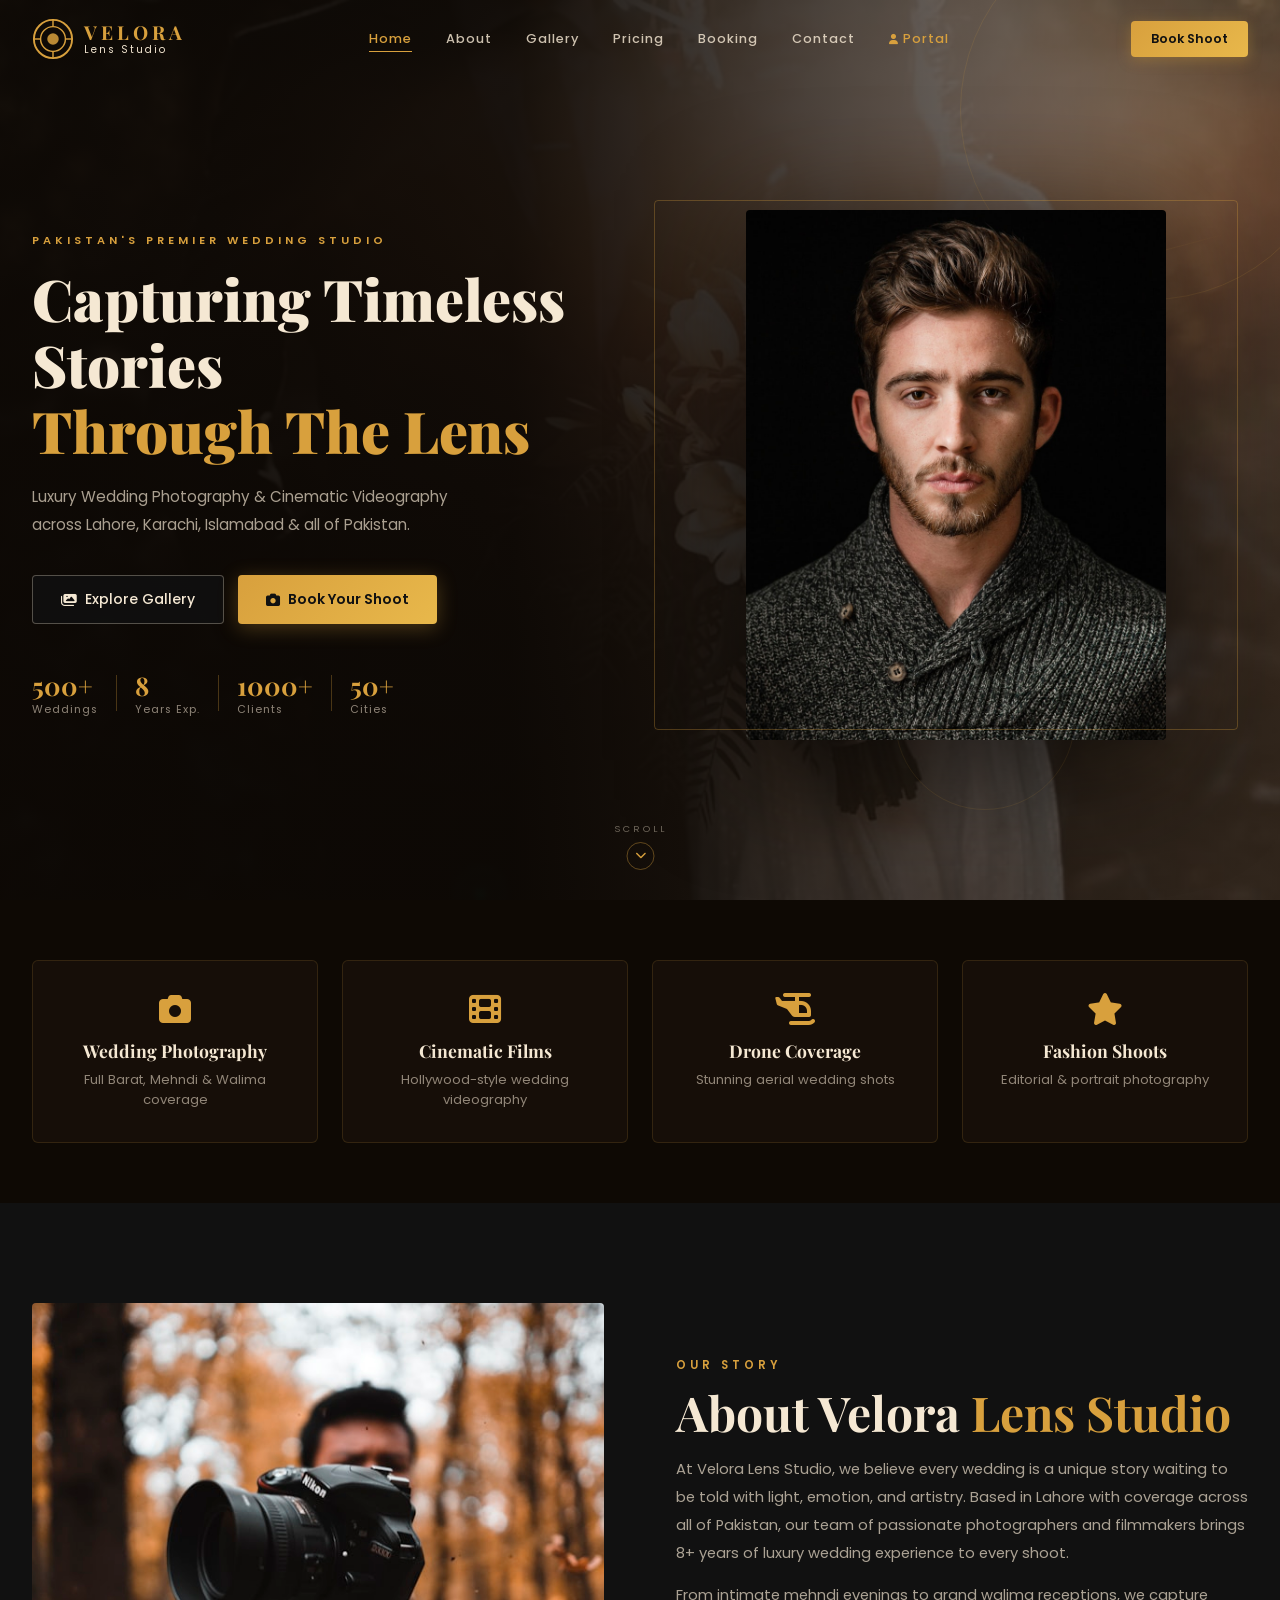
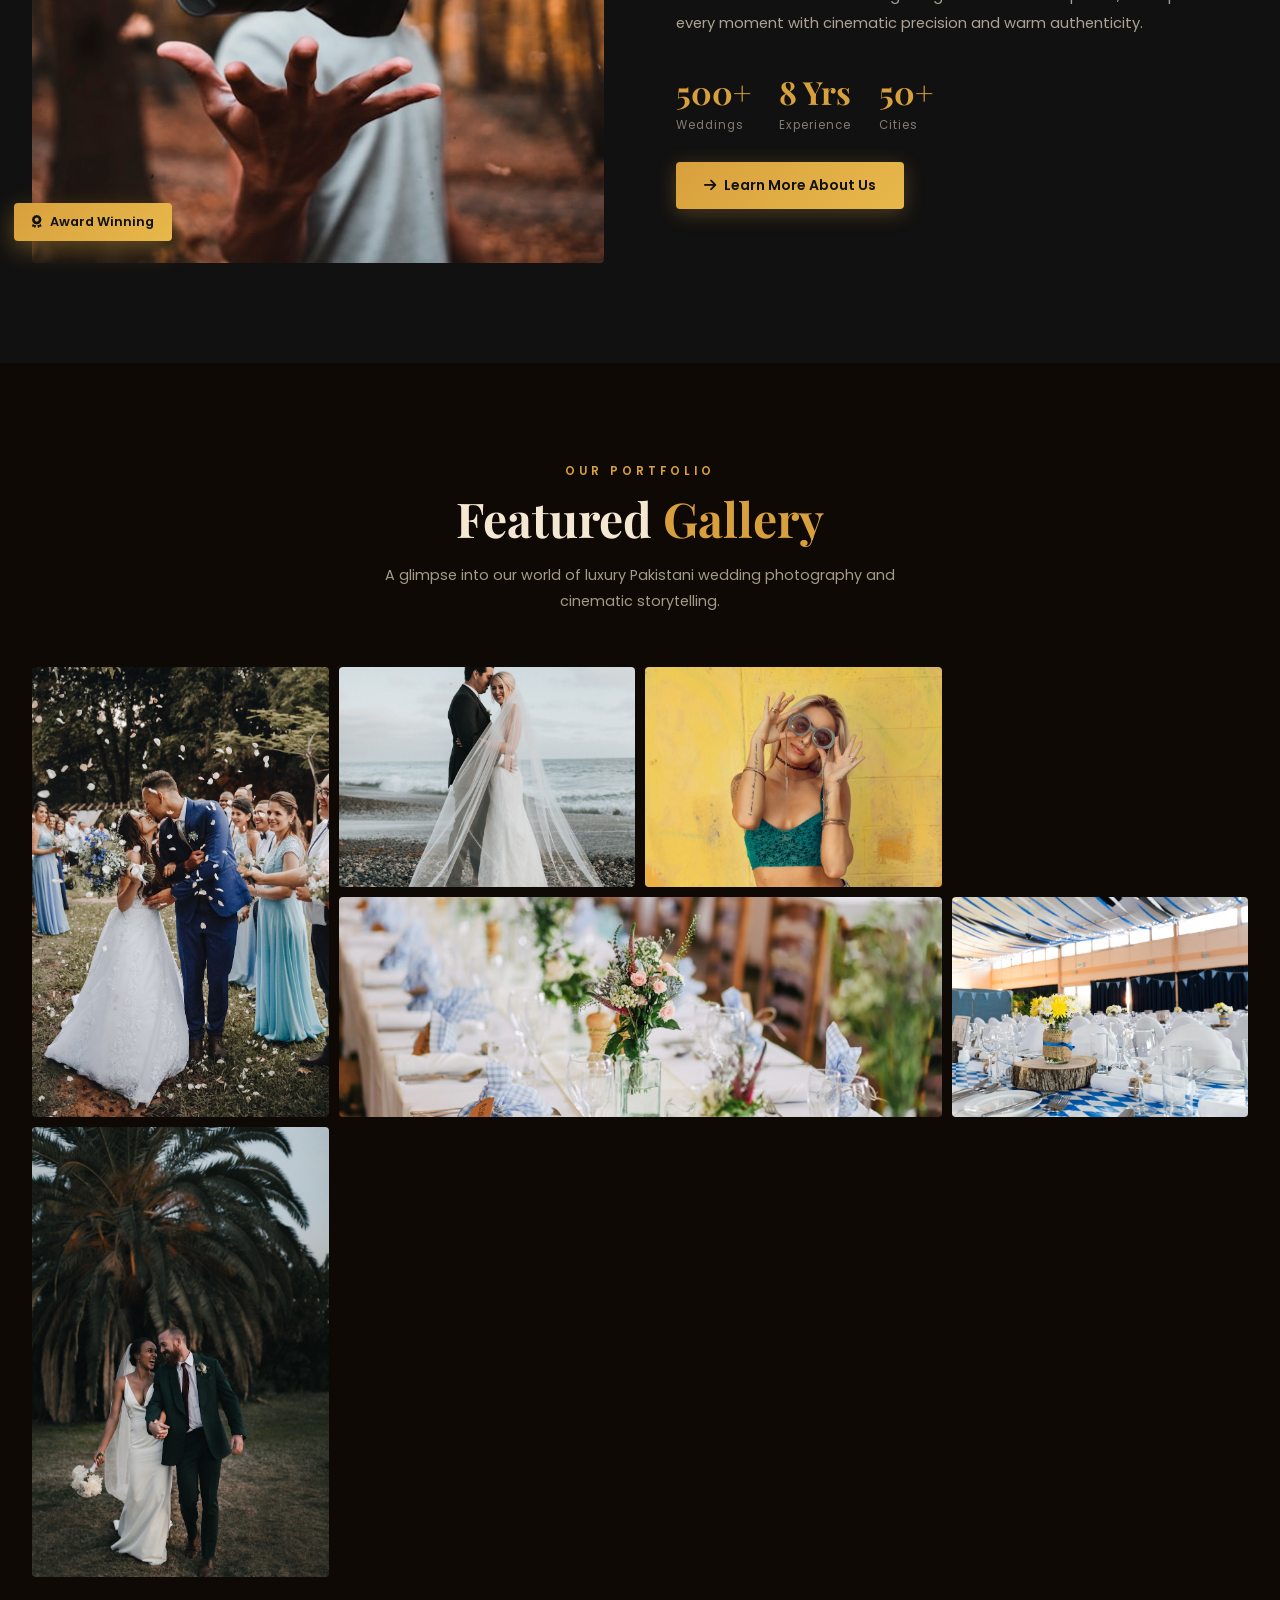
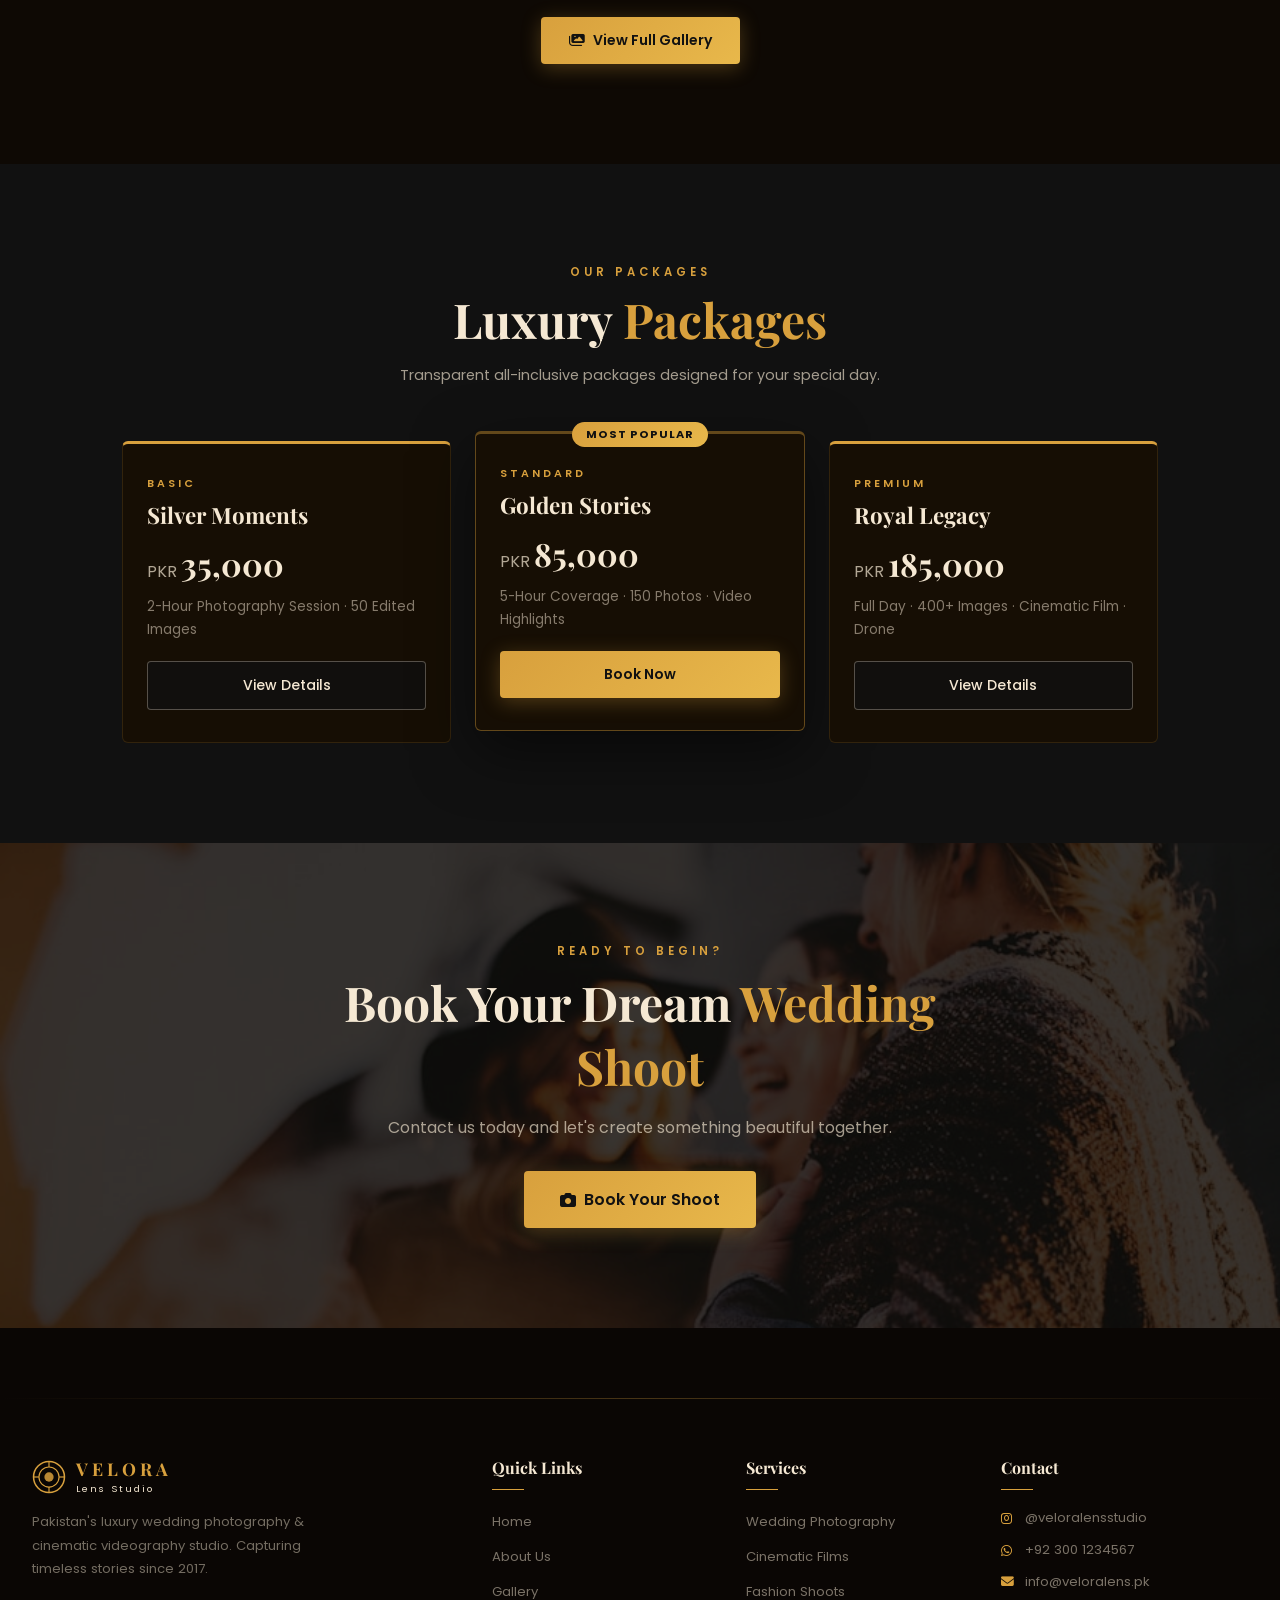
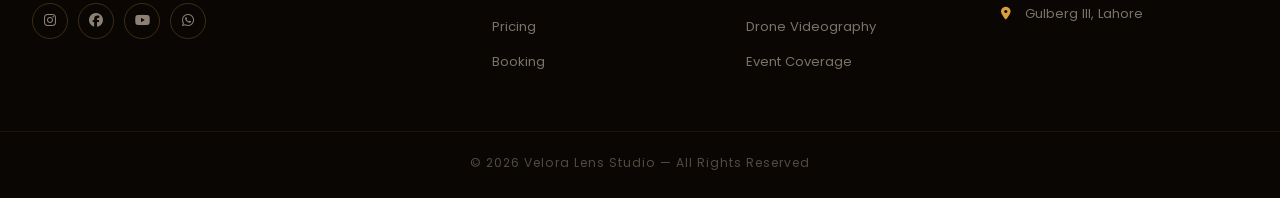
<file: index.html>
<!DOCTYPE html>
<html lang="en">
<head>
    <meta charset="UTF-8">
    <meta name="viewport" content="width=device-width, initial-scale=1.0">
    <title>Velora Lens Studio | Home</title>
    <link href="https://fonts.googleapis.com/css2?family=Playfair+Display:wght@400;600;700;900&family=Poppins:wght@300;400;500;600&display=swap" rel="stylesheet">
    <link rel="stylesheet" href="https://cdnjs.cloudflare.com/ajax/libs/font-awesome/6.5.0/css/all.min.css">
    <link rel="stylesheet" href="css/common.css">
    <link rel="stylesheet" href="css/home.css">
</head>
<body>

<!-- NAVBAR -->
<header class="navbar" id="navbar">
    <div class="nav-container">
        <a href="index.html" class="logo">
            <div class="logo-icon">
                <svg width="42" height="42" viewBox="0 0 44 44" fill="none">
                    <circle cx="22" cy="22" r="20" stroke="#D8A03D" stroke-width="2"/>
                    <circle cx="22" cy="22" r="13" stroke="#D8A03D" stroke-width="1.5"/>
                    <circle cx="22" cy="22" r="6" fill="#D8A03D" opacity="0.85"/>
                    <line x1="22" y1="2" x2="22" y2="9" stroke="#D8A03D" stroke-width="1.5"/>
                    <line x1="22" y1="35" x2="22" y2="42" stroke="#D8A03D" stroke-width="1.5"/>
                    <line x1="2" y1="22" x2="9" y2="22" stroke="#D8A03D" stroke-width="1.5"/>
                    <line x1="35" y1="22" x2="42" y2="22" stroke="#D8A03D" stroke-width="1.5"/>
                </svg>
            </div>
            <div class="logo-text">
                <span class="logo-main">VELORA</span>
                <span class="logo-sub">Lens Studio</span>
            </div>
        </a>
        <nav class="nav-menu" id="navMenu">
            <a href="index.html"   class="nav-link">Home</a>
            <a href="about.html"   class="nav-link">About</a>
            <a href="gallery.html" class="nav-link">Gallery</a>
            <a href="pricing.html" class="nav-link">Pricing</a>
            <a href="booking.html" class="nav-link">Booking</a>
            <a href="contact.html" class="nav-link">Contact</a>
            <a href="user/login.php" class="nav-link" style="color:var(--gold);"><i class="fa-solid fa-user" style="font-size:0.8em; margin-right:4px;"></i>Portal</a>
        </nav>
        <div class="nav-right">
            <a href="booking.html" class="btn-book">Book Shoot</a>
            <div class="hamburger" id="hamburger">
                <span></span><span></span><span></span>
            </div>
        </div>
    </div>
</header>

<!-- HERO SECTION -->
<section class="hero">
    <div class="hero-bg">
        <!-- img1.jpg = Luxury wedding scene -->
        <img src="images/img1.jpg" alt="Luxury Wedding Photography">
        <div class="hero-overlay"></div>
    </div>
    <div class="hero-deco">
        <div class="deco-line deco-l1"></div>
        <div class="deco-line deco-l2"></div>
        <div class="deco-circle deco-c1"></div>
        <div class="deco-circle deco-c2"></div>
    </div>
    <div class="hero-wrap">
        <div class="hero-text">
            <p class="hero-tag">Pakistan's Premier Wedding Studio</p>
            <h1>Capturing Timeless Stories<br><span class="gold-text">Through The Lens</span></h1>
            <p class="hero-sub">Luxury Wedding Photography &amp; Cinematic Videography<br>across Lahore, Karachi, Islamabad &amp; all of Pakistan.</p>
            <div class="hero-btns">
                <a href="gallery.html" class="btn-dark"><i class="fa-solid fa-images"></i> Explore Gallery</a>
                <a href="booking.html" class="btn-gold"><i class="fa-solid fa-camera"></i> Book Your Shoot</a>
            </div>
            <div class="hero-stats">
                <div class="stat"><span class="s-num">500+</span><span class="s-lbl">Weddings</span></div>
                <div class="s-div"></div>
                <div class="stat"><span class="s-num">8</span><span class="s-lbl">Years Exp.</span></div>
                <div class="s-div"></div>
                <div class="stat"><span class="s-num">1000+</span><span class="s-lbl">Clients</span></div>
                <div class="s-div"></div>
                <div class="stat"><span class="s-num">50+</span><span class="s-lbl">Cities</span></div>
            </div>
        </div>
        <div class="hero-img-side">
            <!-- img11.jpg = Professional photographer portrait -->
            <img src="images/img11.jpg" alt="Professional Photographer" class="photo-img">
            <div class="photo-border"></div>
        </div>
    </div>
    <div class="scroll-hint">
        <span>Scroll</span>
        <div class="scroll-dot"><i class="fa-solid fa-chevron-down"></i></div>
    </div>
</section>

<!-- QUICK ABOUT STRIP -->
<section class="about-strip">
    <div class="strip-container">
        <div class="strip-item fade-in">
            <i class="fa-solid fa-camera"></i>
            <h3>Wedding Photography</h3>
            <p>Full Barat, Mehndi &amp; Walima coverage</p>
        </div>
        <div class="strip-item fade-in">
            <i class="fa-solid fa-film"></i>
            <h3>Cinematic Films</h3>
            <p>Hollywood-style wedding videography</p>
        </div>
        <div class="strip-item fade-in">
            <i class="fa-solid fa-helicopter"></i>
            <h3>Drone Coverage</h3>
            <p>Stunning aerial wedding shots</p>
        </div>
        <div class="strip-item fade-in">
            <i class="fa-solid fa-star"></i>
            <h3>Fashion Shoots</h3>
            <p>Editorial &amp; portrait photography</p>
        </div>
    </div>
</section>

<!-- MINI ABOUT SECTION -->
<section class="mini-about">
    <div class="mini-about-wrap">
        <div class="mini-about-img fade-in">
            <!-- img10.jpg = Studio / editing setup -->
            <img src="images/img10.jpg" alt="Velora Lens Studio">
            <div class="img-badge"><i class="fa-solid fa-award"></i> Award Winning</div>
        </div>
        <div class="mini-about-text fade-in">
            <span class="section-label">Our Story</span>
            <h2 class="section-title">About Velora <span class="gold-text">Lens Studio</span></h2>
            <p>At Velora Lens Studio, we believe every wedding is a unique story waiting to be told with light, emotion, and artistry. Based in Lahore with coverage across all of Pakistan, our team of passionate photographers and filmmakers brings 8+ years of luxury wedding experience to every shoot.</p>
            <p>From intimate mehndi evenings to grand walima receptions, we capture every moment with cinematic precision and warm authenticity.</p>
            <div class="mini-stats">
                <div class="m-stat"><span>500+</span><small>Weddings</small></div>
                <div class="m-stat"><span>8 Yrs</span><small>Experience</small></div>
                <div class="m-stat"><span>50+</span><small>Cities</small></div>
            </div>
            <a href="about.html" class="btn-gold" style="margin-top:28px;display:inline-flex;">
                <i class="fa-solid fa-arrow-right"></i> Learn More About Us
            </a>
        </div>
    </div>
</section>

<!-- GALLERY TEASER -->
<section class="gallery-teaser">
    <div class="section-header">
        <span class="section-label">Our Portfolio</span>
        <h2 class="section-title">Featured <span class="gold-text">Gallery</span></h2>
        <p class="section-desc">A glimpse into our world of luxury Pakistani wedding photography and cinematic storytelling.</p>
    </div>
    <div class="teaser-grid">
        <!-- img1 to img9 used for gallery teaser -->
        <div class="tg-item tg-tall fade-in">
            <img src="images/img2.jpg" alt="Wedding Couple">
            <div class="tg-overlay"><span>Wedding</span></div>
        </div>
        <div class="tg-item fade-in">
            <img src="images/img3.jpg" alt="Outdoor Shoot">
            <div class="tg-overlay"><span>Outdoor</span></div>
        </div>
        <div class="tg-item fade-in">
            <img src="images/img6.jpg" alt="Fashion">
            <div class="tg-overlay"><span>Fashion</span></div>
        </div>
        <div class="tg-item tg-wide fade-in">
            <img src="images/img4.jpg" alt="Barat Night">
            <div class="tg-overlay"><span>Barat Night</span></div>
        </div>
        <div class="tg-item fade-in">
            <img src="images/img7.jpg" alt="Drone Shot">
            <div class="tg-overlay"><span>Drone</span></div>
        </div>
        <div class="tg-item tg-tall fade-in">
            <img src="images/img5.jpg" alt="Walima">
            <div class="tg-overlay"><span>Walima</span></div>
        </div>
    </div>
    <div style="text-align:center;margin-top:40px;">
        <a href="gallery.html" class="btn-gold"><i class="fa-solid fa-images"></i> View Full Gallery</a>
    </div>
</section>

<!-- PRICING TEASER -->
<section class="pricing-teaser">
    <div class="section-header">
        <span class="section-label">Our Packages</span>
        <h2 class="section-title">Luxury <span class="gold-text">Packages</span></h2>
        <p class="section-desc">Transparent all-inclusive packages designed for your special day.</p>
    </div>
    <div class="pt-grid">
        <div class="pt-card fade-in">
            <span class="pt-tag">Basic</span>
            <h3>Silver Moments</h3>
            <div class="pt-price">PKR <strong>35,000</strong></div>
            <p>2-Hour Photography Session · 50 Edited Images</p>
            <a href="pricing.html" class="btn-dark" style="margin-top:20px;width:100%;justify-content:center;">View Details</a>
        </div>
        <div class="pt-card featured fade-in">
            <div class="pt-badge">Most Popular</div>
            <span class="pt-tag">Standard</span>
            <h3>Golden Stories</h3>
            <div class="pt-price">PKR <strong>85,000</strong></div>
            <p>5-Hour Coverage · 150 Photos · Video Highlights</p>
            <a href="booking.html" class="btn-gold" style="margin-top:20px;width:100%;justify-content:center;">Book Now</a>
        </div>
        <div class="pt-card fade-in">
            <span class="pt-tag">Premium</span>
            <h3>Royal Legacy</h3>
            <div class="pt-price">PKR <strong>185,000</strong></div>
            <p>Full Day · 400+ Images · Cinematic Film · Drone</p>
            <a href="pricing.html" class="btn-dark" style="margin-top:20px;width:100%;justify-content:center;">View Details</a>
        </div>
    </div>
</section>

<!-- CTA BANNER -->
<section class="cta-banner">
    <div class="cta-bg">
        <img src="images/img8.jpg" alt="CTA">
        <div class="cta-overlay"></div>
    </div>
    <div class="cta-content fade-in">
        <span class="section-label">Ready to Begin?</span>
        <h2>Book Your Dream <span class="gold-text">Wedding Shoot</span></h2>
        <p>Contact us today and let's create something beautiful together.</p>
        <a href="booking.html" class="btn-gold" style="margin-top:28px;font-size:1rem;padding:16px 36px;">
            <i class="fa-solid fa-camera"></i> Book Your Shoot
        </a>
    </div>
</section>

<!-- FOOTER -->
<footer class="footer">
    <div class="footer-top-line"></div>
    <div class="footer-container">
        <div class="footer-col">
            <div class="footer-logo">
                <svg width="34" height="34" viewBox="0 0 44 44" fill="none">
                    <circle cx="22" cy="22" r="20" stroke="#D8A03D" stroke-width="2"/>
                    <circle cx="22" cy="22" r="13" stroke="#D8A03D" stroke-width="1.5"/>
                    <circle cx="22" cy="22" r="6" fill="#D8A03D" opacity="0.85"/>
                    <line x1="22" y1="2" x2="22" y2="9" stroke="#D8A03D" stroke-width="1.5"/>
                    <line x1="22" y1="35" x2="22" y2="42" stroke="#D8A03D" stroke-width="1.5"/>
                    <line x1="2" y1="22" x2="9" y2="22" stroke="#D8A03D" stroke-width="1.5"/>
                    <line x1="35" y1="22" x2="42" y2="22" stroke="#D8A03D" stroke-width="1.5"/>
                </svg>
                <div><span class="footer-logo-main">VELORA</span><span class="footer-logo-sub">Lens Studio</span></div>
            </div>
            <p class="footer-desc">Pakistan's luxury wedding photography &amp; cinematic videography studio. Capturing timeless stories since 2017.</p>
            <div class="footer-social">
                <a href="#" class="social-link"><i class="fa-brands fa-instagram"></i></a>
                <a href="#" class="social-link"><i class="fa-brands fa-facebook"></i></a>
                <a href="#" class="social-link"><i class="fa-brands fa-youtube"></i></a>
                <a href="#" class="social-link"><i class="fa-brands fa-whatsapp"></i></a>
            </div>
        </div>
        <div class="footer-col">
            <h4 class="footer-col-title">Quick Links</h4>
            <ul class="footer-links">
                <li><a href="index.html">Home</a></li>
                <li><a href="about.html">About Us</a></li>
                <li><a href="gallery.html">Gallery</a></li>
                <li><a href="pricing.html">Pricing</a></li>
                <li><a href="booking.html">Booking</a></li>
            </ul>
        </div>
        <div class="footer-col">
            <h4 class="footer-col-title">Services</h4>
            <ul class="footer-links">
                <li><a href="#">Wedding Photography</a></li>
                <li><a href="#">Cinematic Films</a></li>
                <li><a href="#">Fashion Shoots</a></li>
                <li><a href="#">Drone Videography</a></li>
                <li><a href="#">Event Coverage</a></li>
            </ul>
        </div>
        <div class="footer-col">
            <h4 class="footer-col-title">Contact</h4>
            <ul class="footer-contact-list">
                <li><i class="fa-brands fa-instagram"></i> @veloralensstudio</li>
                <li><i class="fa-brands fa-whatsapp"></i> +92 300 1234567</li>
                <li><i class="fa-solid fa-envelope"></i> info@veloralens.pk</li>
                <li><i class="fa-solid fa-location-dot"></i> Gulberg III, Lahore</li>
            </ul>
        </div>
    </div>
    <div class="footer-bottom">
        <div class="footer-divider"></div>
        <p>© 2026 Velora Lens Studio — All Rights Reserved</p>
    </div>
</footer>

<script src="js/common.js"></script>
</body>
</html>
</file>
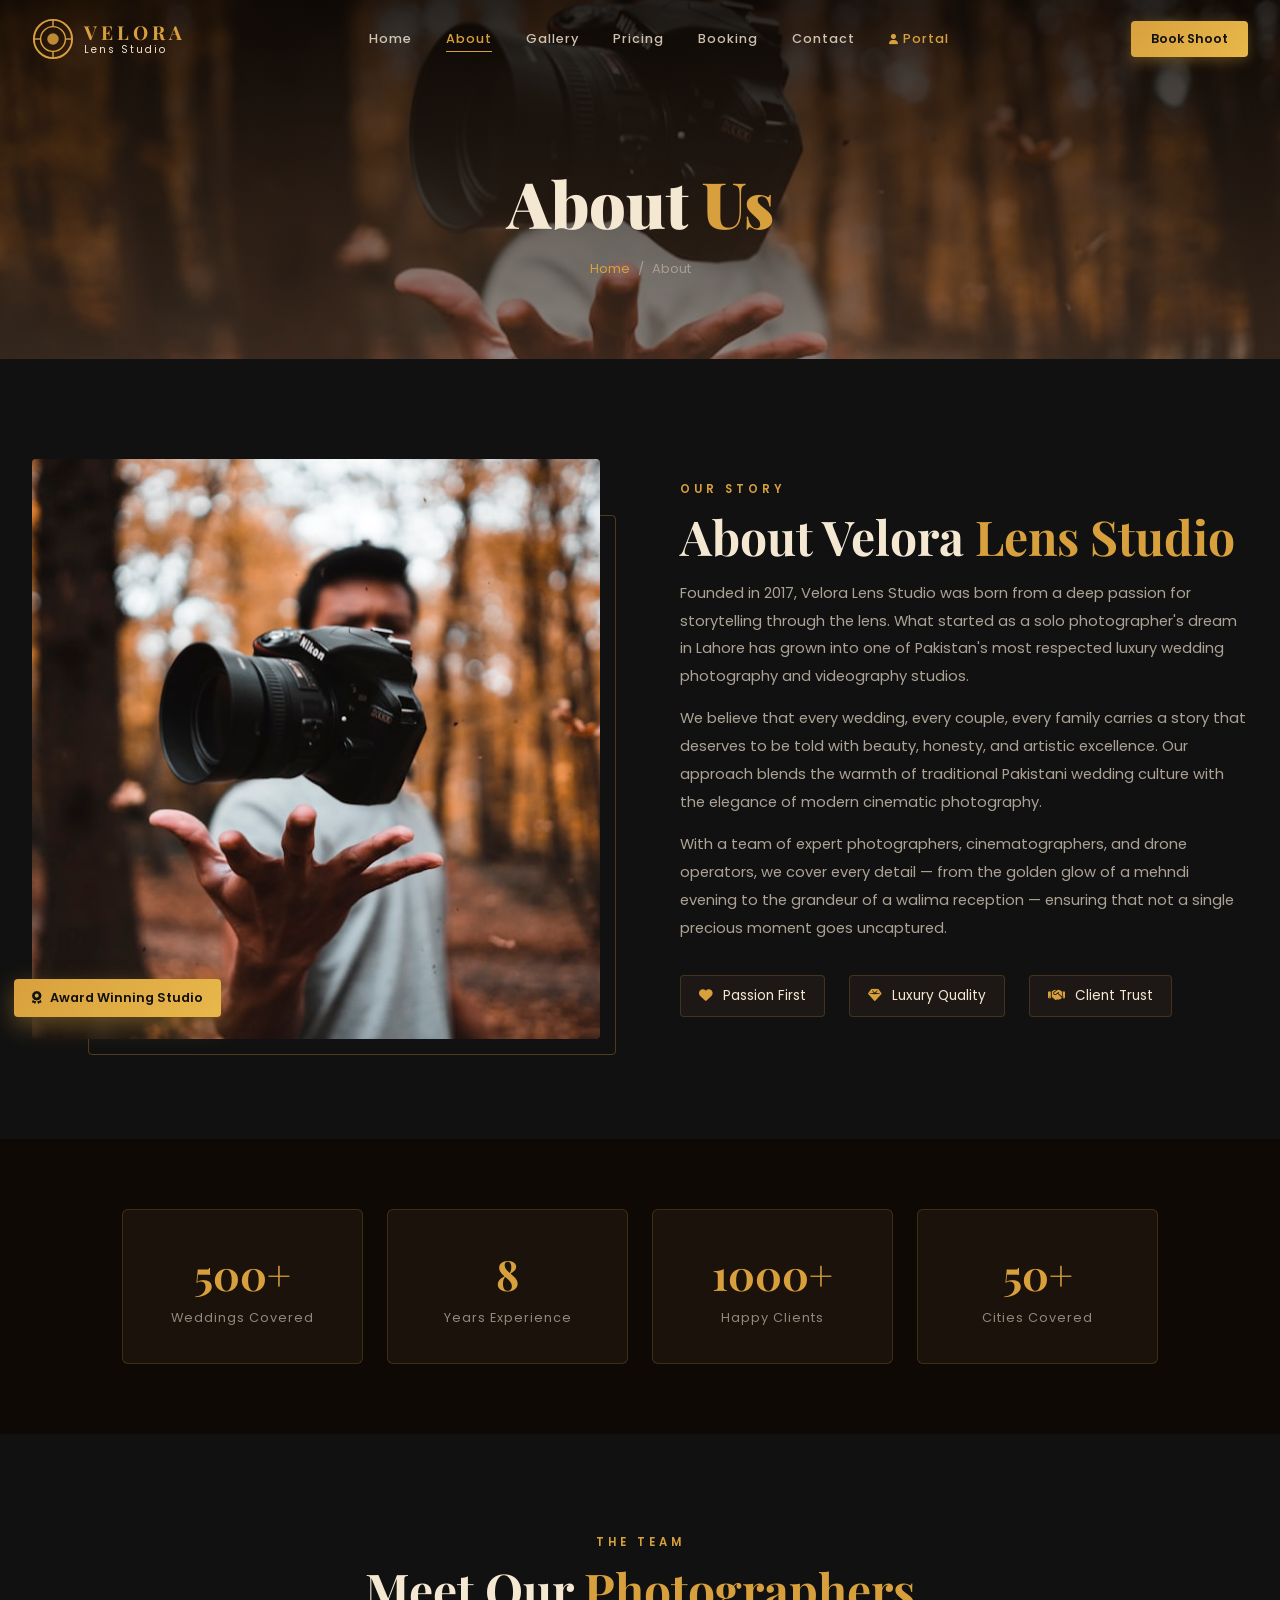
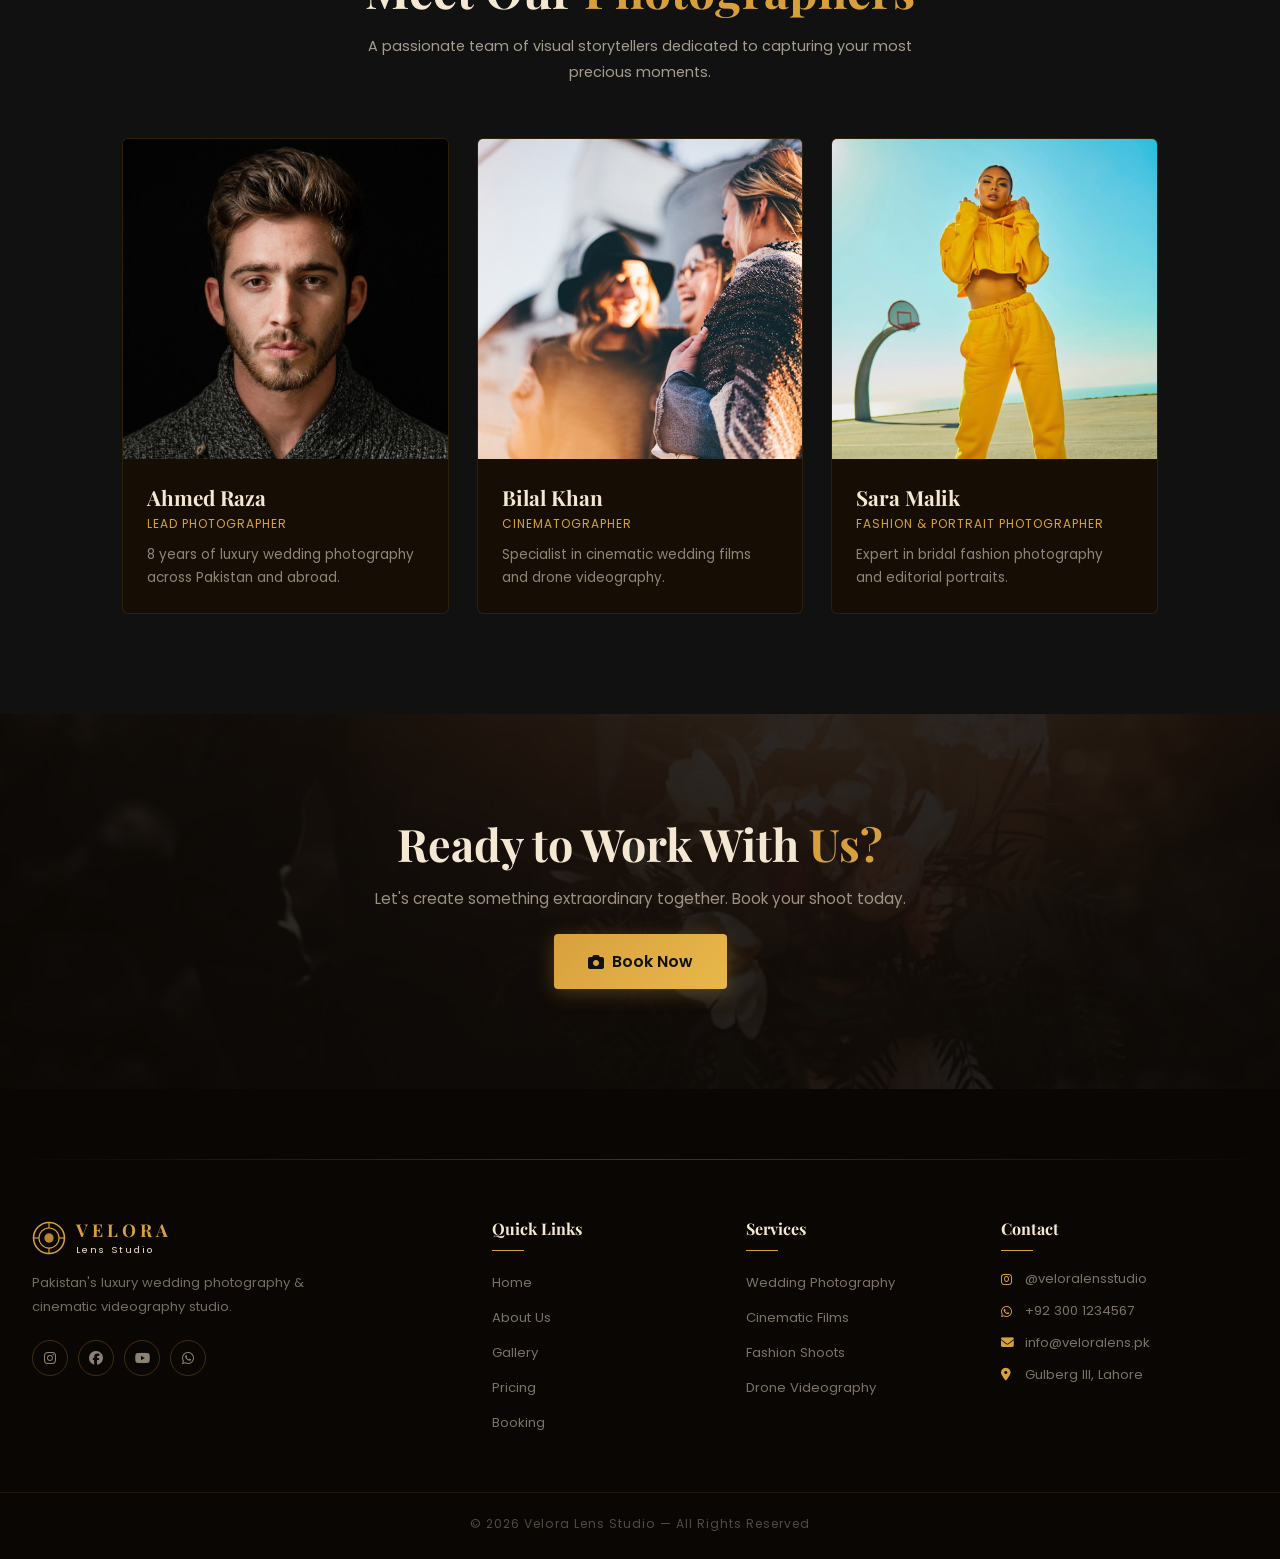
<file: about.html>
<!DOCTYPE html>
<html lang="en">
<head>
    <meta charset="UTF-8">
    <meta name="viewport" content="width=device-width, initial-scale=1.0">
    <title>About Us | Velora Lens Studio</title>
    <link href="https://fonts.googleapis.com/css2?family=Playfair+Display:wght@400;600;700;900&family=Poppins:wght@300;400;500;600&display=swap" rel="stylesheet">
    <link rel="stylesheet" href="https://cdnjs.cloudflare.com/ajax/libs/font-awesome/6.5.0/css/all.min.css">
    <link rel="stylesheet" href="css/common.css">
    <link rel="stylesheet" href="css/about.css">
</head>
<body>

<!-- NAVBAR -->
<header class="navbar" id="navbar">
    <div class="nav-container">
        <a href="index.html" class="logo">
            <div class="logo-icon">
                <svg width="42" height="42" viewBox="0 0 44 44" fill="none">
                    <circle cx="22" cy="22" r="20" stroke="#D8A03D" stroke-width="2"/>
                    <circle cx="22" cy="22" r="13" stroke="#D8A03D" stroke-width="1.5"/>
                    <circle cx="22" cy="22" r="6" fill="#D8A03D" opacity="0.85"/>
                    <line x1="22" y1="2" x2="22" y2="9" stroke="#D8A03D" stroke-width="1.5"/>
                    <line x1="22" y1="35" x2="22" y2="42" stroke="#D8A03D" stroke-width="1.5"/>
                    <line x1="2" y1="22" x2="9" y2="22" stroke="#D8A03D" stroke-width="1.5"/>
                    <line x1="35" y1="22" x2="42" y2="22" stroke="#D8A03D" stroke-width="1.5"/>
                </svg>
            </div>
            <div class="logo-text">
                <span class="logo-main">VELORA</span>
                <span class="logo-sub">Lens Studio</span>
            </div>
        </a>
        <nav class="nav-menu" id="navMenu">
            <a href="index.html"   class="nav-link">Home</a>
            <a href="about.html"   class="nav-link">About</a>
            <a href="gallery.html" class="nav-link">Gallery</a>
            <a href="pricing.html" class="nav-link">Pricing</a>
            <a href="booking.html" class="nav-link">Booking</a>
            <a href="contact.html" class="nav-link">Contact</a>
            <a href="user/login.php" class="nav-link" style="color:var(--gold);"><i class="fa-solid fa-user" style="font-size:0.8em; margin-right:4px;"></i>Portal</a>
        </nav>
        <div class="nav-right">
            <a href="booking.html" class="btn-book">Book Shoot</a>
            <div class="hamburger" id="hamburger"><span></span><span></span><span></span></div>
        </div>
    </div>
</header>

<!-- PAGE BANNER -->
<div class="page-banner">
    <div class="page-banner-bg">
        <img src="images/img10.jpg" alt="About Velora">
        <div class="page-banner-overlay"></div>
    </div>
    <div class="page-banner-content">
        <h1>About <span class="gold-text">Us</span></h1>
        <div class="breadcrumb">
            <a href="index.html">Home</a>
            <span>/</span>
            <span>About</span>
        </div>
    </div>
</div>

<!-- MAIN ABOUT SECTION -->
<section class="about-main">
    <div class="about-container">
        <div class="about-img-col fade-in">
            <div class="about-img-wrap">
                <!-- img10 = studio setup, img11 = photographer -->
                <img src="images/img10.jpg" alt="Velora Lens Studio">
                <div class="about-border"></div>
                <div class="about-badge-box"><i class="fa-solid fa-award"></i> Award Winning Studio</div>
            </div>
        </div>
        <div class="about-text-col fade-in">
            <span class="section-label">Our Story</span>
            <h2 class="section-title">About Velora <span class="gold-text">Lens Studio</span></h2>
            <p>Founded in 2017, Velora Lens Studio was born from a deep passion for storytelling through the lens. What started as a solo photographer's dream in Lahore has grown into one of Pakistan's most respected luxury wedding photography and videography studios.</p>
            <p>We believe that every wedding, every couple, every family carries a story that deserves to be told with beauty, honesty, and artistic excellence. Our approach blends the warmth of traditional Pakistani wedding culture with the elegance of modern cinematic photography.</p>
            <p>With a team of expert photographers, cinematographers, and drone operators, we cover every detail — from the golden glow of a mehndi evening to the grandeur of a walima reception — ensuring that not a single precious moment goes uncaptured.</p>
            <div class="about-values">
                <div class="value-item"><i class="fa-solid fa-heart"></i><span>Passion First</span></div>
                <div class="value-item"><i class="fa-solid fa-gem"></i><span>Luxury Quality</span></div>
                <div class="value-item"><i class="fa-solid fa-handshake"></i><span>Client Trust</span></div>
            </div>
        </div>
    </div>
</section>

<!-- STATS SECTION -->
<section class="stats-section">
    <div class="stats-wrap">
        <div class="s-card fade-in"><span class="s-num">500+</span><span class="s-lbl">Weddings Covered</span></div>
        <div class="s-card fade-in"><span class="s-num">8</span><span class="s-lbl">Years Experience</span></div>
        <div class="s-card fade-in"><span class="s-num">1000+</span><span class="s-lbl">Happy Clients</span></div>
        <div class="s-card fade-in"><span class="s-num">50+</span><span class="s-lbl">Cities Covered</span></div>
    </div>
</section>

<!-- TEAM SECTION -->
<section class="team-section">
    <div class="section-header">
        <span class="section-label">The Team</span>
        <h2 class="section-title">Meet Our <span class="gold-text">Photographers</span></h2>
        <p class="section-desc">A passionate team of visual storytellers dedicated to capturing your most precious moments.</p>
    </div>
    <div class="team-grid">
        <div class="team-card fade-in">
            <img src="images/img11.jpg" alt="Lead Photographer">
            <div class="team-info">
                <h3>Ahmed Raza</h3>
                <span>Lead Photographer</span>
                <p>8 years of luxury wedding photography across Pakistan and abroad.</p>
            </div>
        </div>
        <div class="team-card fade-in">
            <img src="images/img8.jpg" alt="Cinematographer">
            <div class="team-info">
                <h3>Bilal Khan</h3>
                <span>Cinematographer</span>
                <p>Specialist in cinematic wedding films and drone videography.</p>
            </div>
        </div>
        <div class="team-card fade-in">
            <img src="images/img9.jpg" alt="Fashion Photographer">
            <div class="team-info">
                <h3>Sara Malik</h3>
                <span>Fashion & Portrait Photographer</span>
                <p>Expert in bridal fashion photography and editorial portraits.</p>
            </div>
        </div>
    </div>
</section>

<!-- CTA -->
<section class="about-cta">
    <div class="cta-bg-img">
        <img src="images/img1.jpg" alt="CTA">
        <div class="about-cta-overlay"></div>
    </div>
    <div class="about-cta-content fade-in">
        <h2>Ready to Work With <span class="gold-text">Us?</span></h2>
        <p>Let's create something extraordinary together. Book your shoot today.</p>
        <a href="booking.html" class="btn-gold" style="margin-top:24px;font-size:1rem;padding:15px 34px;">
            <i class="fa-solid fa-camera"></i> Book Now
        </a>
    </div>
</section>

<!-- FOOTER -->
<footer class="footer">
    <div class="footer-top-line"></div>
    <div class="footer-container">
        <div class="footer-col">
            <div class="footer-logo">
                <svg width="34" height="34" viewBox="0 0 44 44" fill="none">
                    <circle cx="22" cy="22" r="20" stroke="#D8A03D" stroke-width="2"/>
                    <circle cx="22" cy="22" r="13" stroke="#D8A03D" stroke-width="1.5"/>
                    <circle cx="22" cy="22" r="6" fill="#D8A03D" opacity="0.85"/>
                    <line x1="22" y1="2" x2="22" y2="9" stroke="#D8A03D" stroke-width="1.5"/>
                    <line x1="22" y1="35" x2="22" y2="42" stroke="#D8A03D" stroke-width="1.5"/>
                    <line x1="2" y1="22" x2="9" y2="22" stroke="#D8A03D" stroke-width="1.5"/>
                    <line x1="35" y1="22" x2="42" y2="22" stroke="#D8A03D" stroke-width="1.5"/>
                </svg>
                <div><span class="footer-logo-main">VELORA</span><span class="footer-logo-sub">Lens Studio</span></div>
            </div>
            <p class="footer-desc">Pakistan's luxury wedding photography &amp; cinematic videography studio.</p>
            <div class="footer-social">
                <a href="#" class="social-link"><i class="fa-brands fa-instagram"></i></a>
                <a href="#" class="social-link"><i class="fa-brands fa-facebook"></i></a>
                <a href="#" class="social-link"><i class="fa-brands fa-youtube"></i></a>
                <a href="#" class="social-link"><i class="fa-brands fa-whatsapp"></i></a>
            </div>
        </div>
        <div class="footer-col">
            <h4 class="footer-col-title">Quick Links</h4>
            <ul class="footer-links">
                <li><a href="index.html">Home</a></li><li><a href="about.html">About Us</a></li>
                <li><a href="gallery.html">Gallery</a></li><li><a href="pricing.html">Pricing</a></li>
                <li><a href="booking.html">Booking</a></li>
            </ul>
        </div>
        <div class="footer-col">
            <h4 class="footer-col-title">Services</h4>
            <ul class="footer-links">
                <li><a href="#">Wedding Photography</a></li><li><a href="#">Cinematic Films</a></li>
                <li><a href="#">Fashion Shoots</a></li><li><a href="#">Drone Videography</a></li>
            </ul>
        </div>
        <div class="footer-col">
            <h4 class="footer-col-title">Contact</h4>
            <ul class="footer-contact-list">
                <li><i class="fa-brands fa-instagram"></i> @veloralensstudio</li>
                <li><i class="fa-brands fa-whatsapp"></i> +92 300 1234567</li>
                <li><i class="fa-solid fa-envelope"></i> info@veloralens.pk</li>
                <li><i class="fa-solid fa-location-dot"></i> Gulberg III, Lahore</li>
            </ul>
        </div>
    </div>
    <div class="footer-bottom"><div class="footer-divider"></div><p>© 2026 Velora Lens Studio — All Rights Reserved</p></div>
</footer>

<script src="js/common.js"></script>
</body>
</html>
</file>
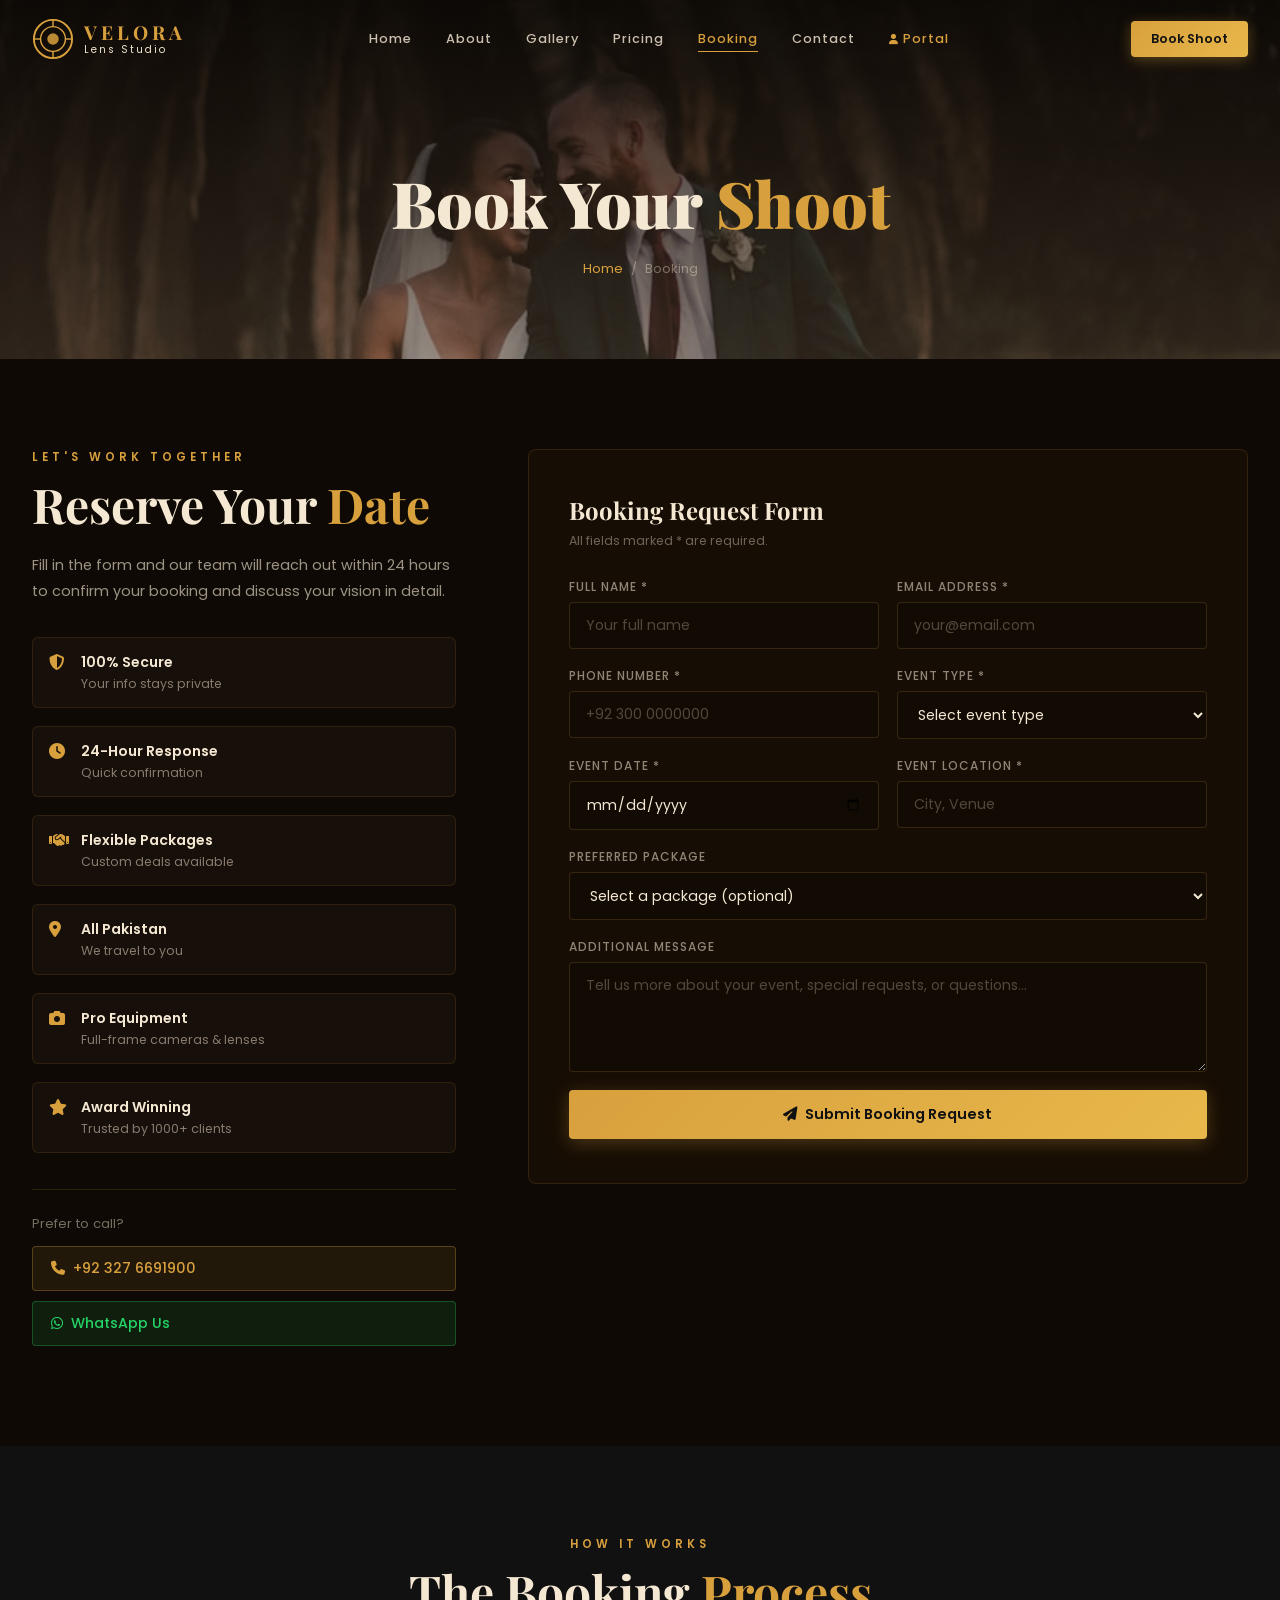
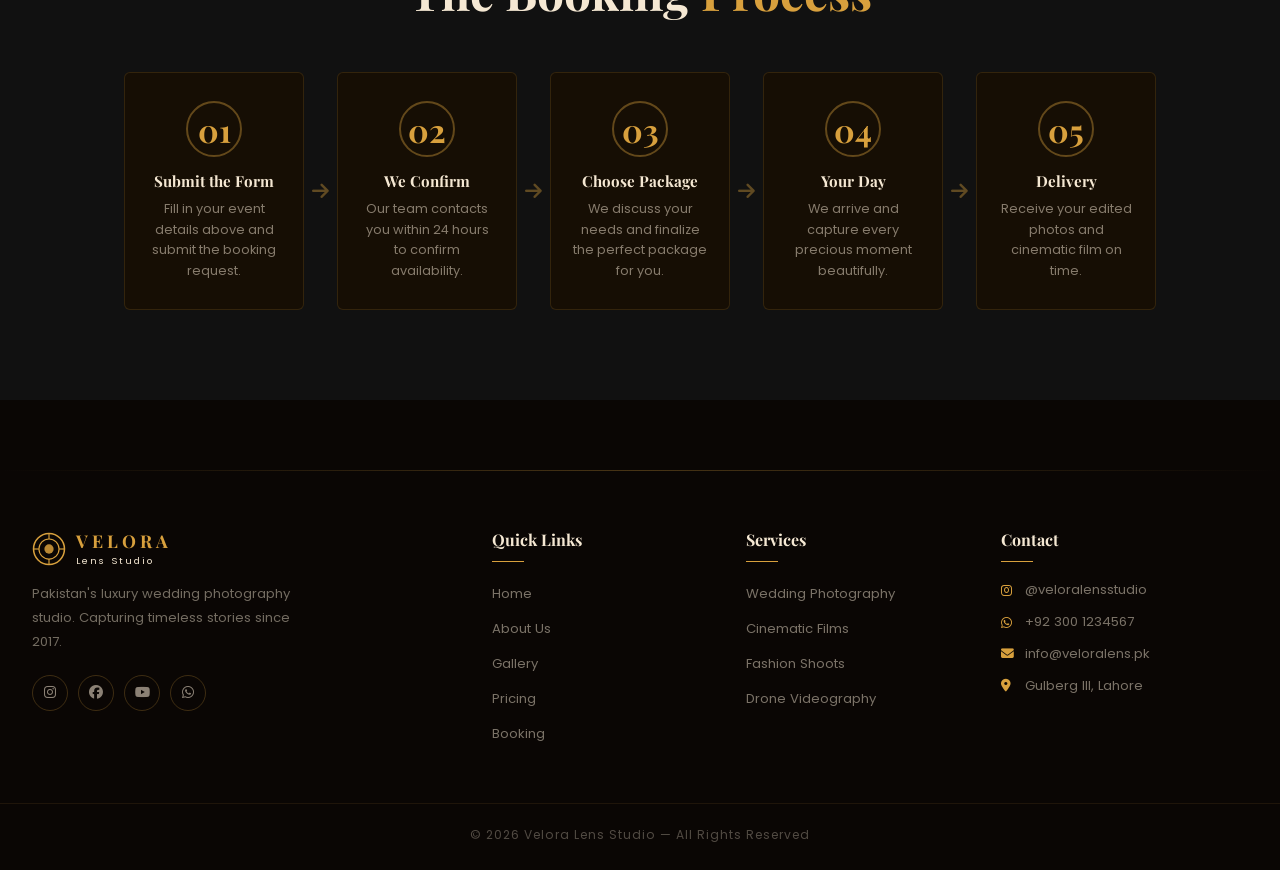
<file: booking.html>
<!DOCTYPE html>
<html lang="en">
<head>
    <meta charset="UTF-8">
    <meta name="viewport" content="width=device-width, initial-scale=1.0">
    <title>Book a Shoot | Velora Lens Studio</title>
    <link href="https://fonts.googleapis.com/css2?family=Playfair+Display:wght@400;600;700;900&family=Poppins:wght@300;400;500;600&display=swap" rel="stylesheet">
    <link rel="stylesheet" href="https://cdnjs.cloudflare.com/ajax/libs/font-awesome/6.5.0/css/all.min.css">
    <link rel="stylesheet" href="css/common.css">
    <link rel="stylesheet" href="css/booking.css">
</head>
<body>

<!-- NAVBAR -->
<header class="navbar" id="navbar">
    <div class="nav-container">
        <a href="index.html" class="logo">
            <div class="logo-icon">
                <svg width="42" height="42" viewBox="0 0 44 44" fill="none">
                    <circle cx="22" cy="22" r="20" stroke="#D8A03D" stroke-width="2"/>
                    <circle cx="22" cy="22" r="13" stroke="#D8A03D" stroke-width="1.5"/>
                    <circle cx="22" cy="22" r="6" fill="#D8A03D" opacity="0.85"/>
                    <line x1="22" y1="2" x2="22" y2="9" stroke="#D8A03D" stroke-width="1.5"/>
                    <line x1="22" y1="35" x2="22" y2="42" stroke="#D8A03D" stroke-width="1.5"/>
                    <line x1="2" y1="22" x2="9" y2="22" stroke="#D8A03D" stroke-width="1.5"/>
                    <line x1="35" y1="22" x2="42" y2="22" stroke="#D8A03D" stroke-width="1.5"/>
                </svg>
            </div>
            <div class="logo-text">
                <span class="logo-main">VELORA</span>
                <span class="logo-sub">Lens Studio</span>
            </div>
        </a>
        <nav class="nav-menu" id="navMenu">
            <a href="index.html"   class="nav-link">Home</a>
            <a href="about.html"   class="nav-link">About</a>
            <a href="gallery.html" class="nav-link">Gallery</a>
            <a href="pricing.html" class="nav-link">Pricing</a>
            <a href="booking.html" class="nav-link">Booking</a>
            <a href="contact.html" class="nav-link">Contact</a>
            <a href="user/login.php" class="nav-link" style="color:var(--gold);"><i class="fa-solid fa-user" style="font-size:0.8em; margin-right:4px;"></i>Portal</a>
        </nav>
        <div class="nav-right">
            <a href="booking.html" class="btn-book">Book Shoot</a>
            <div class="hamburger" id="hamburger"><span></span><span></span><span></span></div>
        </div>
    </div>
</header>

<!-- PAGE BANNER -->
<div class="page-banner">
    <div class="page-banner-bg">
        <img src="images/img5.jpg" alt="Booking Banner">
        <div class="page-banner-overlay"></div>
    </div>
    <div class="page-banner-content">
        <h1>Book Your <span class="gold-text">Shoot</span></h1>
        <div class="breadcrumb">
            <a href="index.html">Home</a>
            <span>/</span>
            <span>Booking</span>
        </div>
    </div>
</div>

<!-- BOOKING SECTION -->
<section class="booking-section">
    <div class="booking-wrap">

        <!-- Left Info Panel -->
        <div class="booking-info fade-in">
            <span class="section-label">Let's Work Together</span>
            <h2 class="section-title">Reserve Your <span class="gold-text">Date</span></h2>
            <p class="bk-desc">Fill in the form and our team will reach out within 24 hours to confirm your booking and discuss your vision in detail.</p>

            <div class="bk-features">
                <div class="bk-feat"><i class="fa-solid fa-shield-halved"></i><div><strong>100% Secure</strong><span>Your info stays private</span></div></div>
                <div class="bk-feat"><i class="fa-solid fa-clock"></i><div><strong>24-Hour Response</strong><span>Quick confirmation</span></div></div>
                <div class="bk-feat"><i class="fa-solid fa-handshake"></i><div><strong>Flexible Packages</strong><span>Custom deals available</span></div></div>
                <div class="bk-feat"><i class="fa-solid fa-location-dot"></i><div><strong>All Pakistan</strong><span>We travel to you</span></div></div>
                <div class="bk-feat"><i class="fa-solid fa-camera"></i><div><strong>Pro Equipment</strong><span>Full-frame cameras & lenses</span></div></div>
                <div class="bk-feat"><i class="fa-solid fa-star"></i><div><strong>Award Winning</strong><span>Trusted by 1000+ clients</span></div></div>
            </div>

            <!-- Quick contact -->
            <div class="quick-contact">
                <p>Prefer to call?</p>
                <a href="tel:+923001234567" class="qc-phone">
                    <i class="fa-solid fa-phone"></i> +92 327 6691900
                </a>
                <a href="https://wa.me/923276691900" class="qc-wa">
                    <i class="fa-brands fa-whatsapp"></i> WhatsApp Us
                </a>
            </div>
        </div>

        <!-- Booking Form -->
        <div class="booking-form-box fade-in">
            <h3>Booking Request Form</h3>
            <p class="form-note">All fields marked * are required.</p>

            <div id="userProfileBanner" style="display:none; padding:12px 18px; background:rgba(216,160,61,0.1); border:1px solid rgba(216,160,61,0.3); border-radius:4px; margin-bottom:20px; font-size:0.85rem; color:var(--gold);">
                <i class="fa-solid fa-user-check" style="margin-right:8px;"></i>
                Booking as <strong id="upbName"></strong> (<span id="upbEmail"></span>).
                <a href="user/dashboard.php" style="color:#fff;text-decoration:underline;margin-left:10px;">Go to Dashboard</a>
            </div>

            <form id="bookingForm" action="php/booking.php" method="POST" novalidate>
                <div class="form-row">
                    <div class="form-group">
                        <label for="name">Full Name *</label>
                        <input type="text" id="name" name="name" placeholder="Your full name" required>
                    </div>
                    <div class="form-group">
                        <label for="email">Email Address *</label>
                        <input type="email" id="email" name="email" placeholder="your@email.com" required>
                    </div>
                </div>

                <div class="form-row">
                    <div class="form-group">
                        <label for="phone">Phone Number *</label>
                        <input type="tel" id="phone" name="phone" placeholder="+92 300 0000000" required>
                    </div>
                    <div class="form-group">
                        <label for="event_type">Event Type *</label>
                        <select id="event_type" name="event_type" required>
                            <option value="">Select event type</option>
                            <option value="Wedding">Wedding (Barat / Walima)</option>
                            <option value="Mehndi">Mehndi Ceremony</option>
                            <option value="Portrait">Portrait Session</option>
                            <option value="Fashion">Fashion Shoot</option>
                            <option value="PreWedding">Pre-Wedding Shoot</option>
                            <option value="Event">Corporate / Social Event</option>
                            <option value="Other">Other</option>
                        </select>
                    </div>
                </div>

                <div class="form-row">
                    <div class="form-group">
                        <label for="event_date">Event Date *</label>
                        <input type="date" id="event_date" name="event_date" required>
                    </div>
                    <div class="form-group">
                        <label for="location">Event Location *</label>
                        <input type="text" id="location" name="location" placeholder="City, Venue" required>
                    </div>
                </div>

                <div class="form-group">
                    <label for="package">Preferred Package</label>
                    <select id="package" name="package">
                        <option value="">Select a package (optional)</option>
                        <option value="Basic">Basic — Silver Moments (PKR 35,000)</option>
                        <option value="Standard">Standard — Golden Stories (PKR 85,000)</option>
                        <option value="Premium">Premium — Royal Legacy (PKR 185,000)</option>
                        <option value="Custom">Custom Package</option>
                    </select>
                </div>

                <div class="form-group">
                    <label for="message">Additional Message</label>
                    <textarea id="message" name="message" rows="4"
                        placeholder="Tell us more about your event, special requests, or questions..."></textarea>
                </div>

                <div class="form-alert success" id="bookSuccess">
                    <i class="fa-solid fa-circle-check"></i>
                    Your booking request has been submitted successfully! We'll contact you within 24 hours.
                </div>
                <div class="form-alert error" id="bookError">
                    <i class="fa-solid fa-circle-exclamation"></i>
                    Please fill in all required fields correctly.
                </div>

                <button type="submit" class="btn-submit">
                    <i class="fa-solid fa-paper-plane"></i> Submit Booking Request
                </button>
            </form>
        </div>

    </div>
</section>

<!-- PROCESS STEPS -->
<section class="booking-process">
    <div class="section-header">
        <span class="section-label">How It Works</span>
        <h2 class="section-title">The Booking <span class="gold-text">Process</span></h2>
    </div>
    <div class="process-steps">
        <div class="ps-item fade-in">
            <div class="ps-num">01</div>
            <h4>Submit the Form</h4>
            <p>Fill in your event details above and submit the booking request.</p>
        </div>
        <div class="ps-arrow"><i class="fa-solid fa-arrow-right"></i></div>
        <div class="ps-item fade-in">
            <div class="ps-num">02</div>
            <h4>We Confirm</h4>
            <p>Our team contacts you within 24 hours to confirm availability.</p>
        </div>
        <div class="ps-arrow"><i class="fa-solid fa-arrow-right"></i></div>
        <div class="ps-item fade-in">
            <div class="ps-num">03</div>
            <h4>Choose Package</h4>
            <p>We discuss your needs and finalize the perfect package for you.</p>
        </div>
        <div class="ps-arrow"><i class="fa-solid fa-arrow-right"></i></div>
        <div class="ps-item fade-in">
            <div class="ps-num">04</div>
            <h4>Your Day</h4>
            <p>We arrive and capture every precious moment beautifully.</p>
        </div>
        <div class="ps-arrow"><i class="fa-solid fa-arrow-right"></i></div>
        <div class="ps-item fade-in">
            <div class="ps-num">05</div>
            <h4>Delivery</h4>
            <p>Receive your edited photos and cinematic film on time.</p>
        </div>
    </div>
</section>

<!-- FOOTER -->
<footer class="footer">
    <div class="footer-top-line"></div>
    <div class="footer-container">
        <div class="footer-col">
            <div class="footer-logo">
                <svg width="34" height="34" viewBox="0 0 44 44" fill="none">
                    <circle cx="22" cy="22" r="20" stroke="#D8A03D" stroke-width="2"/>
                    <circle cx="22" cy="22" r="13" stroke="#D8A03D" stroke-width="1.5"/>
                    <circle cx="22" cy="22" r="6" fill="#D8A03D" opacity="0.85"/>
                    <line x1="22" y1="2" x2="22" y2="9" stroke="#D8A03D" stroke-width="1.5"/>
                    <line x1="22" y1="35" x2="22" y2="42" stroke="#D8A03D" stroke-width="1.5"/>
                    <line x1="2" y1="22" x2="9" y2="22" stroke="#D8A03D" stroke-width="1.5"/>
                    <line x1="35" y1="22" x2="42" y2="22" stroke="#D8A03D" stroke-width="1.5"/>
                </svg>
                <div><span class="footer-logo-main">VELORA</span><span class="footer-logo-sub">Lens Studio</span></div>
            </div>
            <p class="footer-desc">Pakistan's luxury wedding photography studio. Capturing timeless stories since 2017.</p>
            <div class="footer-social">
                <a href="#" class="social-link"><i class="fa-brands fa-instagram"></i></a>
                <a href="#" class="social-link"><i class="fa-brands fa-facebook"></i></a>
                <a href="#" class="social-link"><i class="fa-brands fa-youtube"></i></a>
                <a href="#" class="social-link"><i class="fa-brands fa-whatsapp"></i></a>
            </div>
        </div>
        <div class="footer-col">
            <h4 class="footer-col-title">Quick Links</h4>
            <ul class="footer-links">
                <li><a href="index.html">Home</a></li><li><a href="about.html">About Us</a></li>
                <li><a href="gallery.html">Gallery</a></li><li><a href="pricing.html">Pricing</a></li>
                <li><a href="booking.html">Booking</a></li>
            </ul>
        </div>
        <div class="footer-col">
            <h4 class="footer-col-title">Services</h4>
            <ul class="footer-links">
                <li><a href="#">Wedding Photography</a></li><li><a href="#">Cinematic Films</a></li>
                <li><a href="#">Fashion Shoots</a></li><li><a href="#">Drone Videography</a></li>
            </ul>
        </div>
        <div class="footer-col">
            <h4 class="footer-col-title">Contact</h4>
            <ul class="footer-contact-list">
                <li><i class="fa-brands fa-instagram"></i> @veloralensstudio</li>
                <li><i class="fa-brands fa-whatsapp"></i> +92 300 1234567</li>
                <li><i class="fa-solid fa-envelope"></i> info@veloralens.pk</li>
                <li><i class="fa-solid fa-location-dot"></i> Gulberg III, Lahore</li>
            </ul>
        </div>
    </div>
    <div class="footer-bottom"><div class="footer-divider"></div><p>© 2026 Velora Lens Studio — All Rights Reserved</p></div>
</footer>

<script src="js/common.js"></script>
<script src="js/booking.js?v=2"></script>
</body>
</html>
</file>
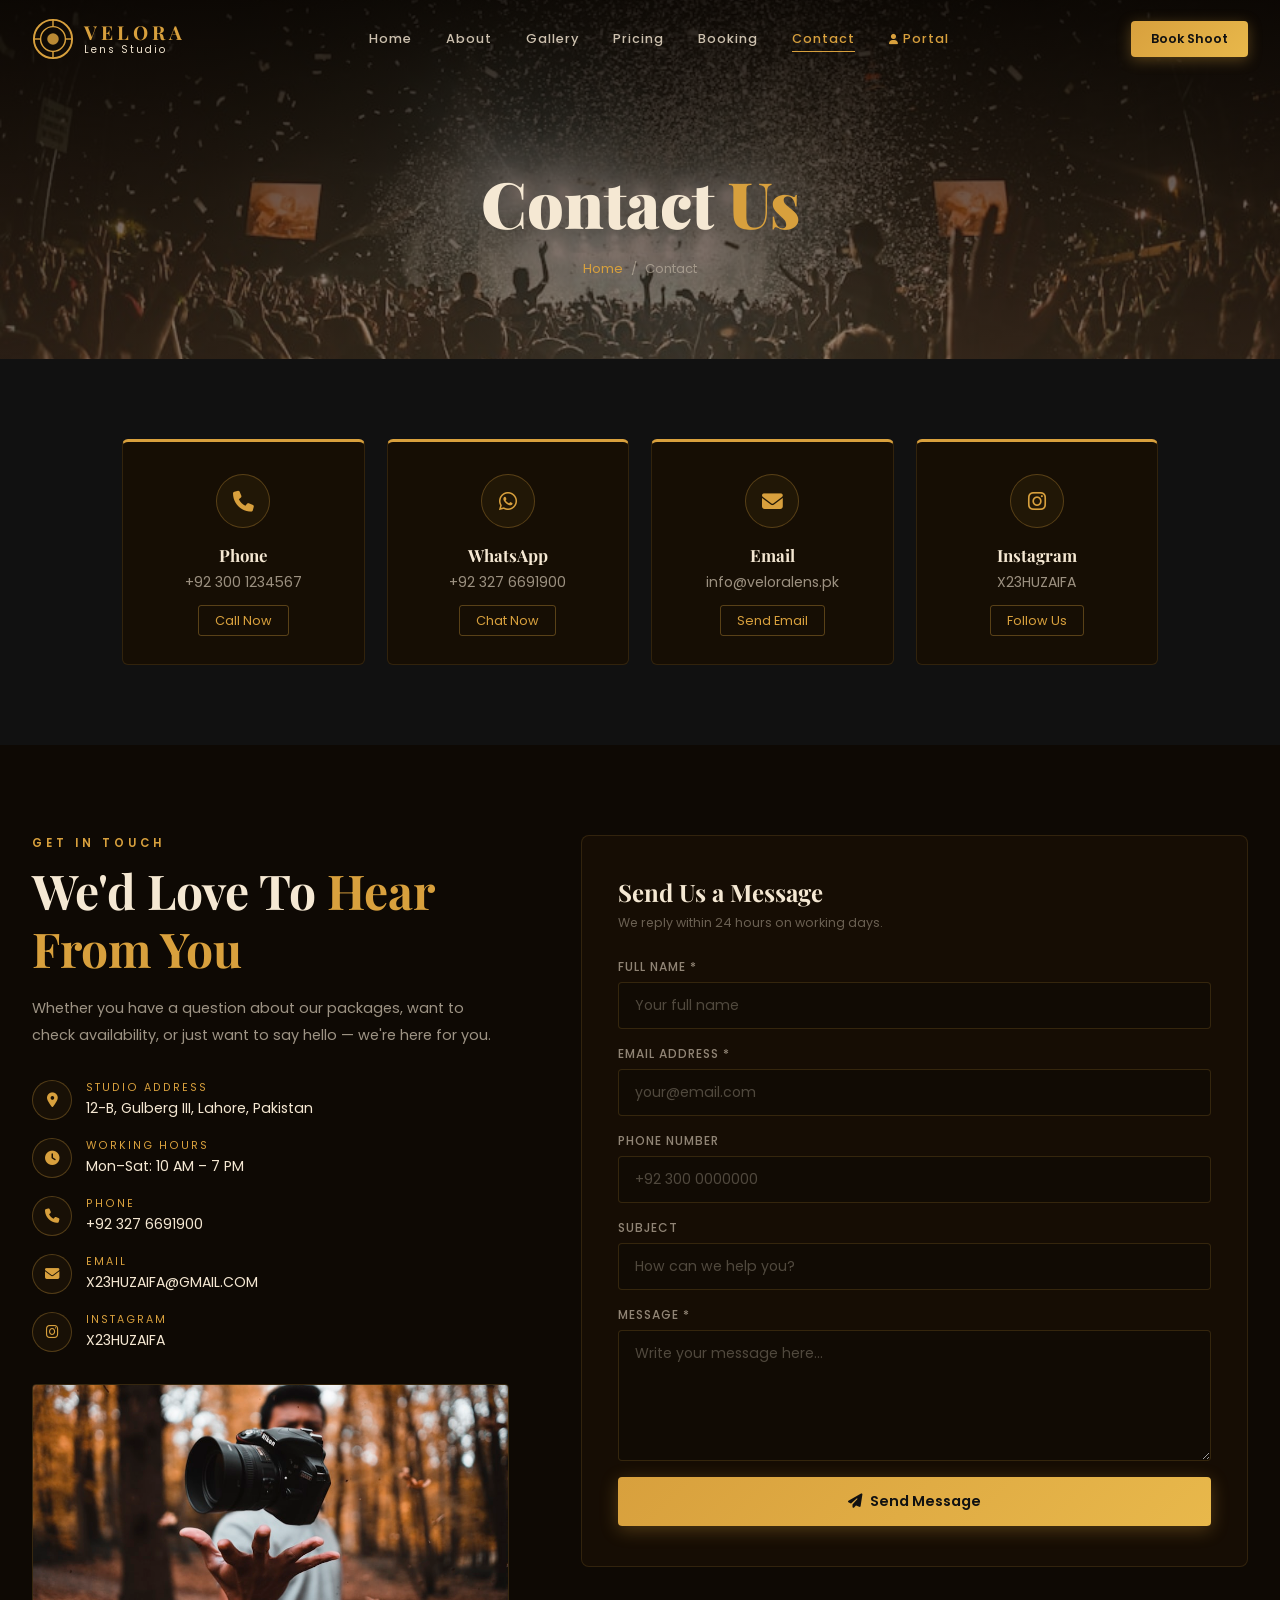
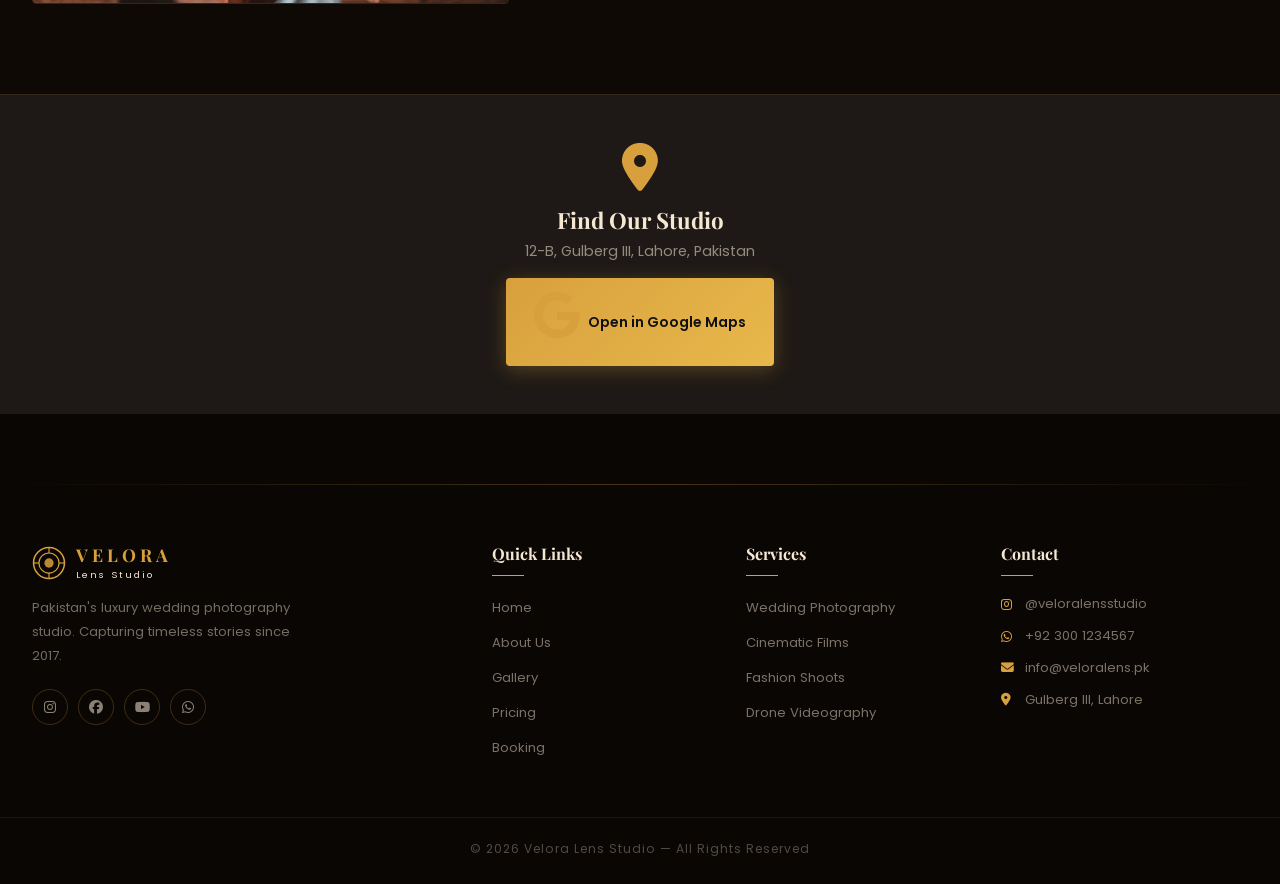
<file: contact.html>
<!DOCTYPE html>
<html lang="en">
<head>
    <meta charset="UTF-8">
    <meta name="viewport" content="width=device-width, initial-scale=1.0">
    <title>Contact Us | Velora Lens Studio</title>
    <link href="https://fonts.googleapis.com/css2?family=Playfair+Display:wght@400;600;700;900&family=Poppins:wght@300;400;500;600&display=swap" rel="stylesheet">
    <link rel="stylesheet" href="https://cdnjs.cloudflare.com/ajax/libs/font-awesome/6.5.0/css/all.min.css">
    <link rel="stylesheet" href="css/common.css">
    <link rel="stylesheet" href="css/contact.css">
</head>
<body>

<!-- NAVBAR -->
<header class="navbar" id="navbar">
    <div class="nav-container">
        <a href="index.html" class="logo">
            <div class="logo-icon">
                <svg width="42" height="42" viewBox="0 0 44 44" fill="none">
                    <circle cx="22" cy="22" r="20" stroke="#D8A03D" stroke-width="2"/>
                    <circle cx="22" cy="22" r="13" stroke="#D8A03D" stroke-width="1.5"/>
                    <circle cx="22" cy="22" r="6" fill="#D8A03D" opacity="0.85"/>
                    <line x1="22" y1="2" x2="22" y2="9" stroke="#D8A03D" stroke-width="1.5"/>
                    <line x1="22" y1="35" x2="22" y2="42" stroke="#D8A03D" stroke-width="1.5"/>
                    <line x1="2" y1="22" x2="9" y2="22" stroke="#D8A03D" stroke-width="1.5"/>
                    <line x1="35" y1="22" x2="42" y2="22" stroke="#D8A03D" stroke-width="1.5"/>
                </svg>
            </div>
            <div class="logo-text">
                <span class="logo-main">VELORA</span>
                <span class="logo-sub">Lens Studio</span>
            </div>
        </a>
        <nav class="nav-menu" id="navMenu">
            <a href="index.html"   class="nav-link">Home</a>
            <a href="about.html"   class="nav-link">About</a>
            <a href="gallery.html" class="nav-link">Gallery</a>
            <a href="pricing.html" class="nav-link">Pricing</a>
            <a href="booking.html" class="nav-link">Booking</a>
            <a href="contact.html" class="nav-link">Contact</a>
            <a href="user/login.php" class="nav-link" style="color:var(--gold);"><i class="fa-solid fa-user" style="font-size:0.8em; margin-right:4px;"></i>Portal</a>
        </nav>
        <div class="nav-right">
            <a href="booking.html" class="btn-book">Book Shoot</a>
            <div class="hamburger" id="hamburger"><span></span><span></span><span></span></div>
        </div>
    </div>
</header>

<!-- PAGE BANNER -->
<div class="page-banner">
    <div class="page-banner-bg">
        <img src="images/img12.jpg" alt="Contact Banner">
        <div class="page-banner-overlay"></div>
    </div>
    <div class="page-banner-content">
        <h1>Contact <span class="gold-text">Us</span></h1>
        <div class="breadcrumb">
            <a href="index.html">Home</a>
            <span>/</span>
            <span>Contact</span>
        </div>
    </div>
</div>

<!-- CONTACT INFO CARDS -->
<section class="contact-cards">
    <div class="cc-grid">
        <div class="cc-card fade-in">
            <div class="cc-icon"><i class="fa-solid fa-phone"></i></div>
            <h4>Phone</h4>
            <p>+92 300 1234567</p>
            <a href="tel:+923276691900">Call Now</a>
        </div>
        <div class="cc-card fade-in">
            <div class="cc-icon"><i class="fa-brands fa-whatsapp"></i></div>
            <h4>WhatsApp</h4>
            <p>+92 327 6691900</p>
            <a href="https://wa.me/923276691900">Chat Now</a>
        </div>
        <div class="cc-card fade-in">
            <div class="cc-icon"><i class="fa-solid fa-envelope"></i></div>
            <h4>Email</h4>
            <p>info@veloralens.pk</p>
            <a href="@GMAIL.COM">Send Email</a>
        </div>
        <div class="cc-card fade-in">
            <div class="cc-icon"><i class="fa-brands fa-instagram"></i></div>
            <h4>Instagram</h4>
            <p>X23HUZAIFA</p>
            <a href="https://www.instagram.com/">Follow Us</a>
        </div>
    </div>
</section>

<!-- MAIN CONTACT SECTION -->
<section class="contact-main">
    <div class="contact-wrap">

        <!-- Left Info -->
        <div class="contact-info fade-in">
            <span class="section-label">Get In Touch</span>
            <h2 class="section-title">We'd Love To <span class="gold-text">Hear From You</span></h2>
            <p class="ct-desc">Whether you have a question about our packages, want to check availability, or just want to say hello — we're here for you.</p>

            <div class="ct-details">
                <div class="ct-item">
                    <div class="ct-icon"><i class="fa-solid fa-location-dot"></i></div>
                    <div>
                        <span class="ct-label">Studio Address</span>
                        <span class="ct-val">12-B, Gulberg III, Lahore, Pakistan</span>
                    </div>
                </div>
                <div class="ct-item">
                    <div class="ct-icon"><i class="fa-solid fa-clock"></i></div>
                    <div>
                        <span class="ct-label">Working Hours</span>
                        <span class="ct-val">Mon–Sat: 10 AM – 7 PM</span>
                    </div>
                </div>
                <div class="ct-item">
                    <div class="ct-icon"><i class="fa-solid fa-phone"></i></div>
                    <div>
                        <span class="ct-label">Phone</span>
                        <span class="ct-val">+92 327 6691900</span>
                    </div>
                </div>
                <div class="ct-item">
                    <div class="ct-icon"><i class="fa-solid fa-envelope"></i></div>
                    <div>
                        <span class="ct-label">Email</span>
                        <span class="ct-val">X23HUZAIFA@GMAIL.COM</span>
                    </div>
                </div>
                <div class="ct-item">
                    <div class="ct-icon"><i class="fa-brands fa-instagram"></i></div>
                    <div>
                        <span class="ct-label">Instagram</span>
                        <span class="ct-val">X23HUZAIFA</span>
                    </div>
                </div>
            </div>

            <!-- Studio image -->
            <div class="ct-studio-img">
                <img src="images/img10.jpg" alt="Velora Studio">
            </div>
        </div>

        <!-- Contact Form -->
        <div class="contact-form-box fade-in">
            <h3>Send Us a Message</h3>
            <p class="form-note">We reply within 24 hours on working days.</p>

            <form id="contactForm" action="php/contact.php" method="POST" novalidate>
                <div class="form-group">
                    <label for="name">Full Name *</label>
                    <input type="text" id="name" name="name" placeholder="Your full name" required>
                </div>
                <div class="form-group">
                    <label for="email">Email Address *</label>
                    <input type="email" id="email" name="email" placeholder="your@email.com" required>
                </div>
                <div class="form-group">
                    <label for="phone">Phone Number</label>
                    <input type="tel" id="phone" name="phone" placeholder="+92 300 0000000">
                </div>
                <div class="form-group">
                    <label for="subject">Subject</label>
                    <input type="text" id="subject" name="subject" placeholder="How can we help you?">
                </div>
                <div class="form-group">
                    <label for="message">Message *</label>
                    <textarea id="message" name="message" rows="5"
                        placeholder="Write your message here..." required></textarea>
                </div>

                <div class="form-alert success" id="ctSuccess">
                    <i class="fa-solid fa-circle-check"></i>
                    Thank you! Your message has been sent. We'll get back to you soon.
                </div>
                <div class="form-alert error" id="ctError">
                    <i class="fa-solid fa-circle-exclamation"></i>
                    Please fill in all required fields.
                </div>

                <button type="submit" class="btn-submit">
                    <i class="fa-solid fa-paper-plane"></i> Send Message
                </button>
            </form>
        </div>

    </div>
</section>

<!-- MAP PLACEHOLDER -->
<section class="map-section">
    <div class="map-placeholder">
        <div class="map-text">
            <i class="fa-solid fa-location-dot"></i>
            <h3>Find Our Studio</h3>
            <p>12-B, Gulberg III, Lahore, Pakistan</p>
            <a href="https://maps.google.com/?q=Gulberg+III+Lahore" target="_blank" class="btn-gold" style="margin-top:16px;display:inline-flex;">
                <i class="fa-brands fa-google"></i> Open in Google Maps
            </a>
        </div>
    </div>
</section>

<!-- FOOTER -->
<footer class="footer">
    <div class="footer-top-line"></div>
    <div class="footer-container">
        <div class="footer-col">
            <div class="footer-logo">
                <svg width="34" height="34" viewBox="0 0 44 44" fill="none">
                    <circle cx="22" cy="22" r="20" stroke="#D8A03D" stroke-width="2"/>
                    <circle cx="22" cy="22" r="13" stroke="#D8A03D" stroke-width="1.5"/>
                    <circle cx="22" cy="22" r="6" fill="#D8A03D" opacity="0.85"/>
                    <line x1="22" y1="2" x2="22" y2="9" stroke="#D8A03D" stroke-width="1.5"/>
                    <line x1="22" y1="35" x2="22" y2="42" stroke="#D8A03D" stroke-width="1.5"/>
                    <line x1="2" y1="22" x2="9" y2="22" stroke="#D8A03D" stroke-width="1.5"/>
                    <line x1="35" y1="22" x2="42" y2="22" stroke="#D8A03D" stroke-width="1.5"/>
                </svg>
                <div><span class="footer-logo-main">VELORA</span><span class="footer-logo-sub">Lens Studio</span></div>
            </div>
            <p class="footer-desc">Pakistan's luxury wedding photography studio. Capturing timeless stories since 2017.</p>
            <div class="footer-social">
                <a href="#" class="social-link"><i class="fa-brands fa-instagram"></i></a>
                <a href="#" class="social-link"><i class="fa-brands fa-facebook"></i></a>
                <a href="#" class="social-link"><i class="fa-brands fa-youtube"></i></a>
                <a href="#" class="social-link"><i class="fa-brands fa-whatsapp"></i></a>
            </div>
        </div>
        <div class="footer-col">
            <h4 class="footer-col-title">Quick Links</h4>
            <ul class="footer-links">
                <li><a href="index.html">Home</a></li><li><a href="about.html">About Us</a></li>
                <li><a href="gallery.html">Gallery</a></li><li><a href="pricing.html">Pricing</a></li>
                <li><a href="booking.html">Booking</a></li>
            </ul>
        </div>
        <div class="footer-col">
            <h4 class="footer-col-title">Services</h4>
            <ul class="footer-links">
                <li><a href="#">Wedding Photography</a></li><li><a href="#">Cinematic Films</a></li>
                <li><a href="#">Fashion Shoots</a></li><li><a href="#">Drone Videography</a></li>
            </ul>
        </div>
        <div class="footer-col">
            <h4 class="footer-col-title">Contact</h4>
            <ul class="footer-contact-list">
                <li><i class="fa-brands fa-instagram"></i> @veloralensstudio</li>
                <li><i class="fa-brands fa-whatsapp"></i> +92 300 1234567</li>
                <li><i class="fa-solid fa-envelope"></i> info@veloralens.pk</li>
                <li><i class="fa-solid fa-location-dot"></i> Gulberg III, Lahore</li>
            </ul>
        </div>
    </div>
    <div class="footer-bottom"><div class="footer-divider"></div><p>© 2026 Velora Lens Studio — All Rights Reserved</p></div>
</footer>

<script src="js/common.js"></script>
<script src="js/contact.js"></script>
</body>
</html>
</file>
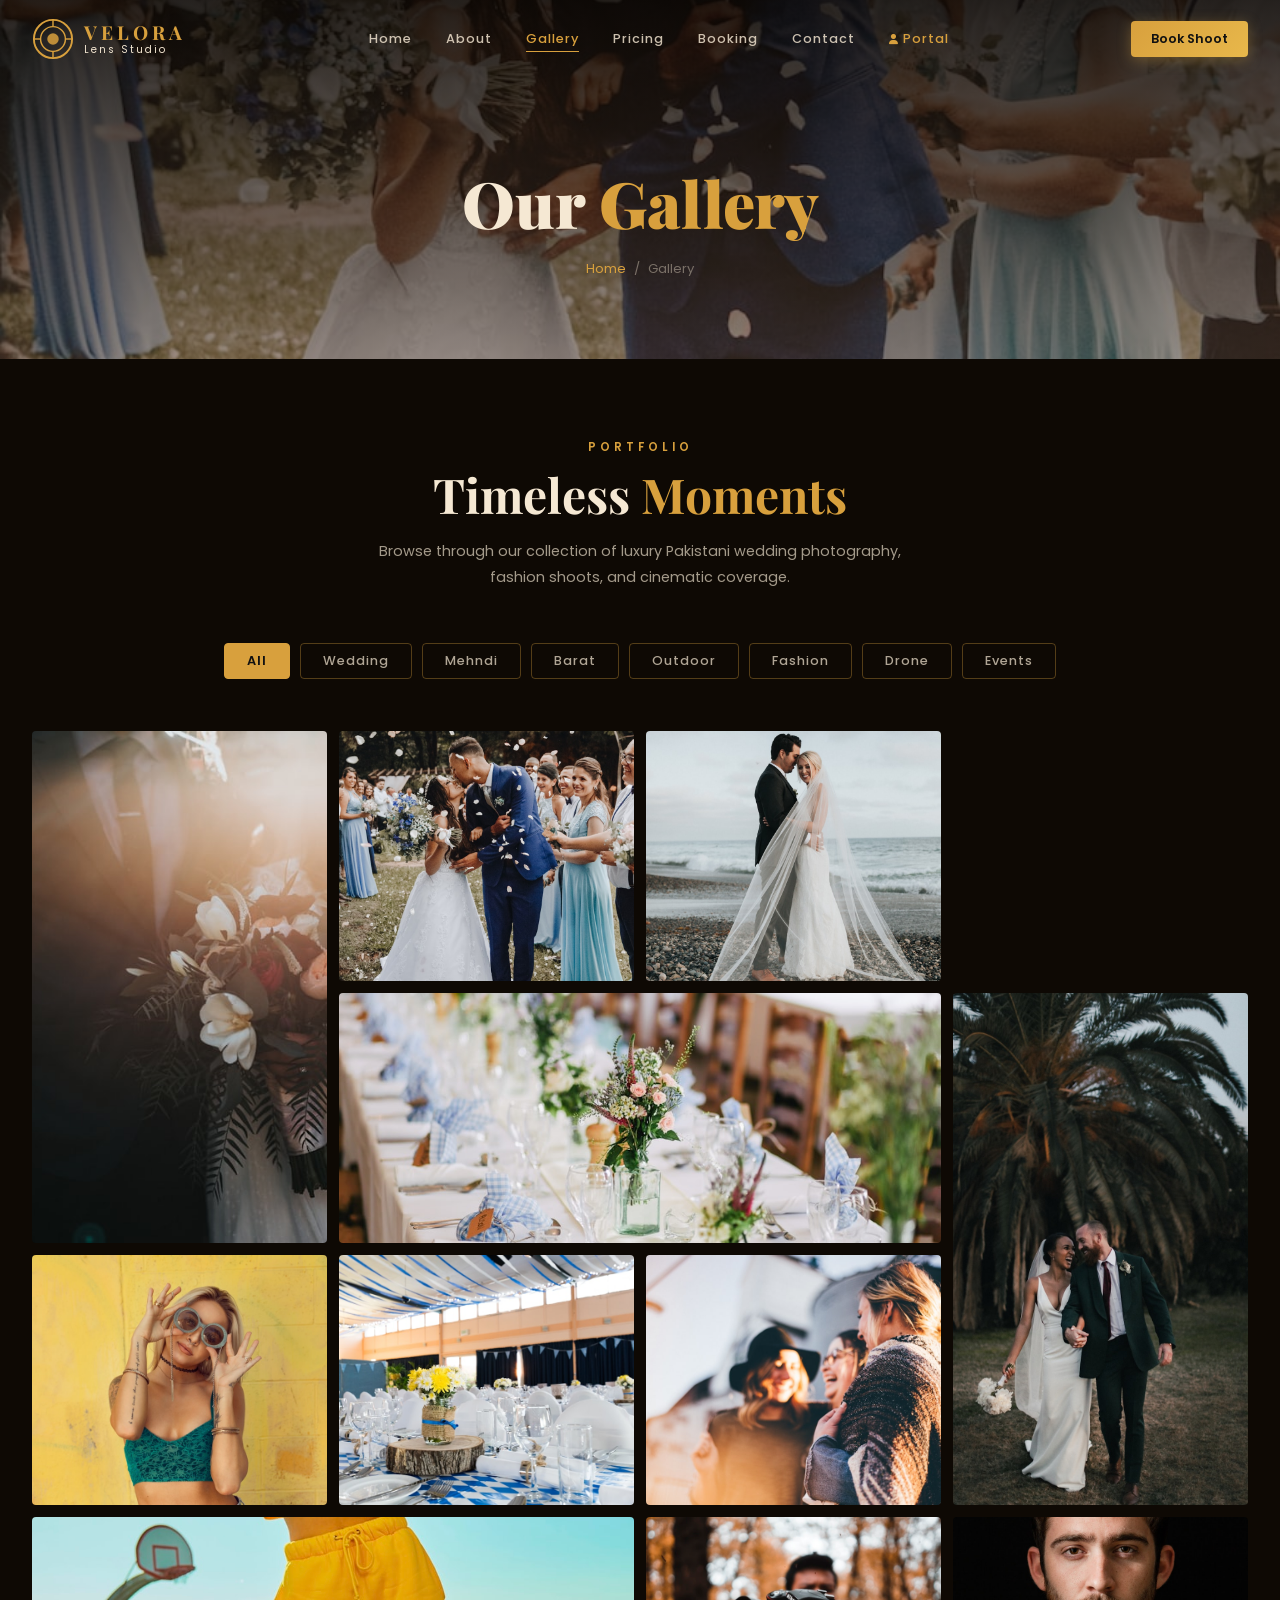
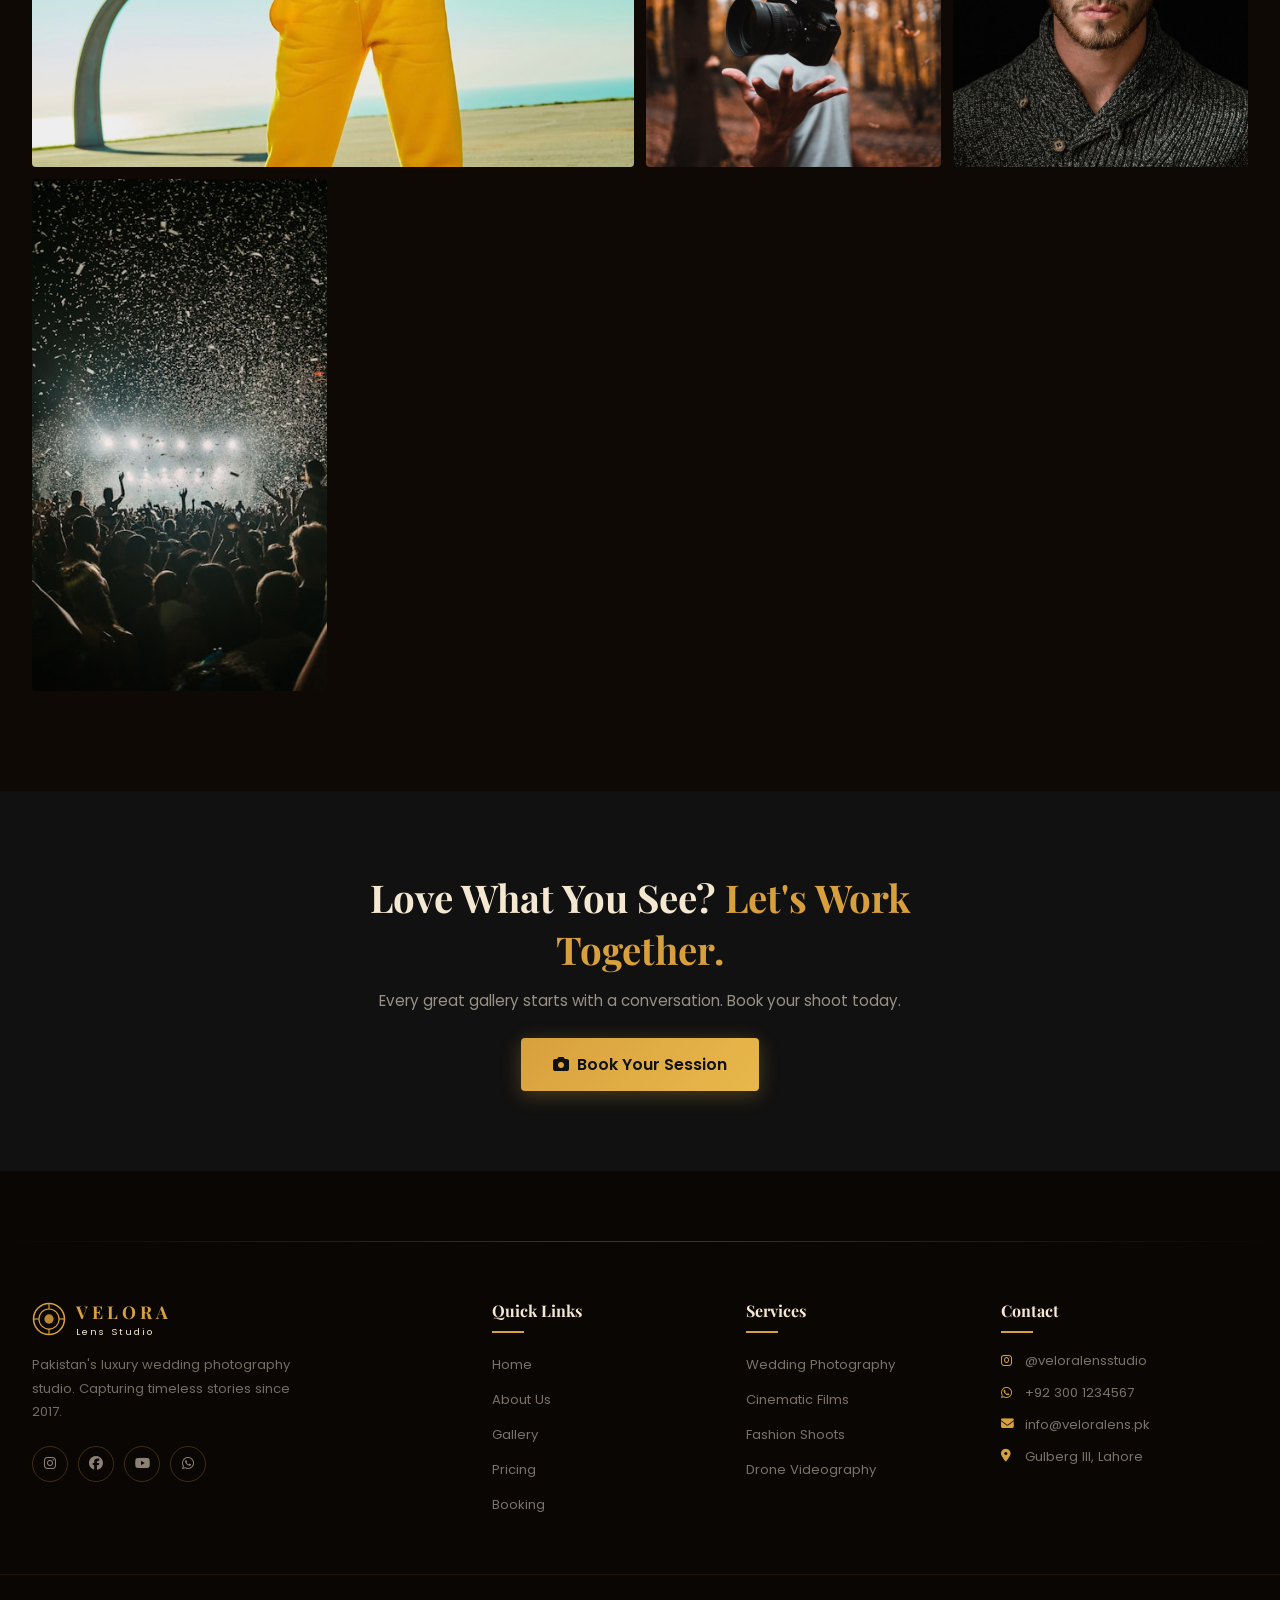
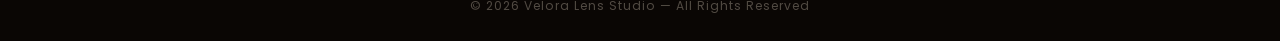
<file: gallery.html>
<!DOCTYPE html>
<html lang="en">
<head>
    <meta charset="UTF-8">
    <meta name="viewport" content="width=device-width, initial-scale=1.0">
    <title>Gallery | Velora Lens Studio</title>
    <link href="https://fonts.googleapis.com/css2?family=Playfair+Display:wght@400;600;700;900&family=Poppins:wght@300;400;500;600&display=swap" rel="stylesheet">
    <link rel="stylesheet" href="https://cdnjs.cloudflare.com/ajax/libs/font-awesome/6.5.0/css/all.min.css">
    <link rel="stylesheet" href="css/common.css">
    <link rel="stylesheet" href="css/gallery.css">
</head>
<body>

<!-- NAVBAR -->
<header class="navbar" id="navbar">
    <div class="nav-container">
        <a href="index.html" class="logo">
            <div class="logo-icon">
                <svg width="42" height="42" viewBox="0 0 44 44" fill="none">
                    <circle cx="22" cy="22" r="20" stroke="#D8A03D" stroke-width="2"/>
                    <circle cx="22" cy="22" r="13" stroke="#D8A03D" stroke-width="1.5"/>
                    <circle cx="22" cy="22" r="6" fill="#D8A03D" opacity="0.85"/>
                    <line x1="22" y1="2" x2="22" y2="9" stroke="#D8A03D" stroke-width="1.5"/>
                    <line x1="22" y1="35" x2="22" y2="42" stroke="#D8A03D" stroke-width="1.5"/>
                    <line x1="2" y1="22" x2="9" y2="22" stroke="#D8A03D" stroke-width="1.5"/>
                    <line x1="35" y1="22" x2="42" y2="22" stroke="#D8A03D" stroke-width="1.5"/>
                </svg>
            </div>
            <div class="logo-text">
                <span class="logo-main">VELORA</span>
                <span class="logo-sub">Lens Studio</span>
            </div>
        </a>
        <nav class="nav-menu" id="navMenu">
            <a href="index.html"   class="nav-link">Home</a>
            <a href="about.html"   class="nav-link">About</a>
            <a href="gallery.html" class="nav-link">Gallery</a>
            <a href="pricing.html" class="nav-link">Pricing</a>
            <a href="booking.html" class="nav-link">Booking</a>
            <a href="contact.html" class="nav-link">Contact</a>
            <a href="user/login.php" class="nav-link" style="color:var(--gold);"><i class="fa-solid fa-user" style="font-size:0.8em; margin-right:4px;"></i>Portal</a>
        </nav>
        <div class="nav-right">
            <a href="booking.html" class="btn-book">Book Shoot</a>
            <div class="hamburger" id="hamburger"><span></span><span></span><span></span></div>
        </div>
    </div>
</header>

<!-- PAGE BANNER -->
<div class="page-banner">
    <div class="page-banner-bg">
        <img src="images/img2.jpg" alt="Gallery Banner">
        <div class="page-banner-overlay"></div>
    </div>
    <div class="page-banner-content">
        <h1>Our <span class="gold-text">Gallery</span></h1>
        <div class="breadcrumb">
            <a href="index.html">Home</a>
            <span>/</span>
            <span>Gallery</span>
        </div>
    </div>
</div>

<!-- GALLERY SECTION -->
<section class="gallery-section">
    <div class="section-header">
        <span class="section-label">Portfolio</span>
        <h2 class="section-title">Timeless <span class="gold-text">Moments</span></h2>
        <p class="section-desc">Browse through our collection of luxury Pakistani wedding photography, fashion shoots, and cinematic coverage.</p>
    </div>

    <!-- Filter Buttons -->
    <div class="gallery-filters">
        <button class="filter-btn active" data-filter="all">All</button>
        <button class="filter-btn" data-filter="wedding">Wedding</button>
        <button class="filter-btn" data-filter="mehndi">Mehndi</button>
        <button class="filter-btn" data-filter="barat">Barat</button>
        <button class="filter-btn" data-filter="outdoor">Outdoor</button>
        <button class="filter-btn" data-filter="fashion">Fashion</button>
        <button class="filter-btn" data-filter="drone">Drone</button>
        <button class="filter-btn" data-filter="event">Events</button>
    </div>

    <!-- Masonry Grid — img1 to img12 used here -->
    <div class="gallery-grid" id="galleryGrid">

        <div class="g-item g-tall" data-category="wedding">
            <img src="images/img1.jpg" alt="Royal Wedding Ceremony">
            <div class="g-overlay">
                <h3>Royal Wedding Ceremony</h3>
                <span><i class="fa-solid fa-tag"></i> Wedding</span>
            </div>
        </div>

        <div class="g-item" data-category="mehndi">
            <img src="images/img2.jpg" alt="Mehndi Night">
            <div class="g-overlay">
                <h3>Mehndi Night Celebration</h3>
                <span><i class="fa-solid fa-tag"></i> Mehndi</span>
            </div>
        </div>

        <div class="g-item" data-category="outdoor">
            <img src="images/img3.jpg" alt="Mountain Couple Shoot">
            <div class="g-overlay">
                <h3>Mountain Couple Shoot</h3>
                <span><i class="fa-solid fa-tag"></i> Outdoor</span>
            </div>
        </div>

        <div class="g-item g-wide" data-category="barat">
            <img src="images/img4.jpg" alt="Grand Barat Night">
            <div class="g-overlay">
                <h3>Grand Barat Night</h3>
                <span><i class="fa-solid fa-tag"></i> Barat</span>
            </div>
        </div>

        <div class="g-item g-tall" data-category="wedding">
            <img src="images/img5.jpg" alt="Walima Celebration">
            <div class="g-overlay">
                <h3>Walima Celebration</h3>
                <span><i class="fa-solid fa-tag"></i> Wedding</span>
            </div>
        </div>

        <div class="g-item" data-category="fashion">
            <img src="images/img6.jpg" alt="Bridal Fashion Shoot">
            <div class="g-overlay">
                <h3>Bridal Fashion Shoot</h3>
                <span><i class="fa-solid fa-tag"></i> Fashion</span>
            </div>
        </div>

        <div class="g-item" data-category="drone">
            <img src="images/img7.jpg" alt="Aerial Wedding Shot">
            <div class="g-overlay">
                <h3>Aerial Wedding Shot</h3>
                <span><i class="fa-solid fa-tag"></i> Drone</span>
            </div>
        </div>

        <div class="g-item" data-category="outdoor">
            <img src="images/img8.jpg" alt="Autumn Outdoor Session">
            <div class="g-overlay">
                <h3>Autumn Outdoor Session</h3>
                <span><i class="fa-solid fa-tag"></i> Outdoor</span>
            </div>
        </div>

        <div class="g-item g-wide" data-category="fashion">
            <img src="images/img9.jpg" alt="Luxury Fashion Editorial">
            <div class="g-overlay">
                <h3>Luxury Fashion Editorial</h3>
                <span><i class="fa-solid fa-tag"></i> Fashion</span>
            </div>
        </div>

        <div class="g-item" data-category="event">
            <img src="images/img10.jpg" alt="Studio Setup">
            <div class="g-overlay">
                <h3>Studio Event Coverage</h3>
                <span><i class="fa-solid fa-tag"></i> Events</span>
            </div>
        </div>

        <div class="g-item" data-category="barat">
            <img src="images/img11.jpg" alt="Barat Portrait">
            <div class="g-overlay">
                <h3>Barat Portrait</h3>
                <span><i class="fa-solid fa-tag"></i> Barat</span>
            </div>
        </div>

        <div class="g-item g-tall" data-category="mehndi">
            <img src="images/img12.jpg" alt="Mehndi Evening">
            <div class="g-overlay">
                <h3>Mehndi Evening</h3>
                <span><i class="fa-solid fa-tag"></i> Mehndi</span>
            </div>
        </div>

    </div>

    <!-- No results message -->
    <div class="no-results" id="noResults" style="display:none;">
        <i class="fa-solid fa-images"></i>
        <p>No photos in this category yet.</p>
    </div>
</section>

<!-- BOOK CTA -->
<section class="gallery-cta">
    <div class="gcta-content fade-in">
        <h2>Love What You See? <span class="gold-text">Let's Work Together.</span></h2>
        <p>Every great gallery starts with a conversation. Book your shoot today.</p>
        <a href="booking.html" class="btn-gold" style="margin-top:26px;font-size:1rem;padding:14px 32px;">
            <i class="fa-solid fa-camera"></i> Book Your Session
        </a>
    </div>
</section>

<!-- FOOTER -->
<footer class="footer">
    <div class="footer-top-line"></div>
    <div class="footer-container">
        <div class="footer-col">
            <div class="footer-logo">
                <svg width="34" height="34" viewBox="0 0 44 44" fill="none">
                    <circle cx="22" cy="22" r="20" stroke="#D8A03D" stroke-width="2"/>
                    <circle cx="22" cy="22" r="13" stroke="#D8A03D" stroke-width="1.5"/>
                    <circle cx="22" cy="22" r="6" fill="#D8A03D" opacity="0.85"/>
                    <line x1="22" y1="2" x2="22" y2="9" stroke="#D8A03D" stroke-width="1.5"/>
                    <line x1="22" y1="35" x2="22" y2="42" stroke="#D8A03D" stroke-width="1.5"/>
                    <line x1="2" y1="22" x2="9" y2="22" stroke="#D8A03D" stroke-width="1.5"/>
                    <line x1="35" y1="22" x2="42" y2="22" stroke="#D8A03D" stroke-width="1.5"/>
                </svg>
                <div><span class="footer-logo-main">VELORA</span><span class="footer-logo-sub">Lens Studio</span></div>
            </div>
            <p class="footer-desc">Pakistan's luxury wedding photography studio. Capturing timeless stories since 2017.</p>
            <div class="footer-social">
                <a href="#" class="social-link"><i class="fa-brands fa-instagram"></i></a>
                <a href="#" class="social-link"><i class="fa-brands fa-facebook"></i></a>
                <a href="#" class="social-link"><i class="fa-brands fa-youtube"></i></a>
                <a href="#" class="social-link"><i class="fa-brands fa-whatsapp"></i></a>
            </div>
        </div>
        <div class="footer-col">
            <h4 class="footer-col-title">Quick Links</h4>
            <ul class="footer-links">
                <li><a href="index.html">Home</a></li><li><a href="about.html">About Us</a></li>
                <li><a href="gallery.html">Gallery</a></li><li><a href="pricing.html">Pricing</a></li>
                <li><a href="booking.html">Booking</a></li>
            </ul>
        </div>
        <div class="footer-col">
            <h4 class="footer-col-title">Services</h4>
            <ul class="footer-links">
                <li><a href="#">Wedding Photography</a></li><li><a href="#">Cinematic Films</a></li>
                <li><a href="#">Fashion Shoots</a></li><li><a href="#">Drone Videography</a></li>
            </ul>
        </div>
        <div class="footer-col">
            <h4 class="footer-col-title">Contact</h4>
            <ul class="footer-contact-list">
                <li><i class="fa-brands fa-instagram"></i> @veloralensstudio</li>
                <li><i class="fa-brands fa-whatsapp"></i> +92 300 1234567</li>
                <li><i class="fa-solid fa-envelope"></i> info@veloralens.pk</li>
                <li><i class="fa-solid fa-location-dot"></i> Gulberg III, Lahore</li>
            </ul>
        </div>
    </div>
    <div class="footer-bottom"><div class="footer-divider"></div><p>© 2026 Velora Lens Studio — All Rights Reserved</p></div>
</footer>

<script src="js/common.js"></script>
<script src="js/gallery.js"></script>
</body>
</html>
</file>
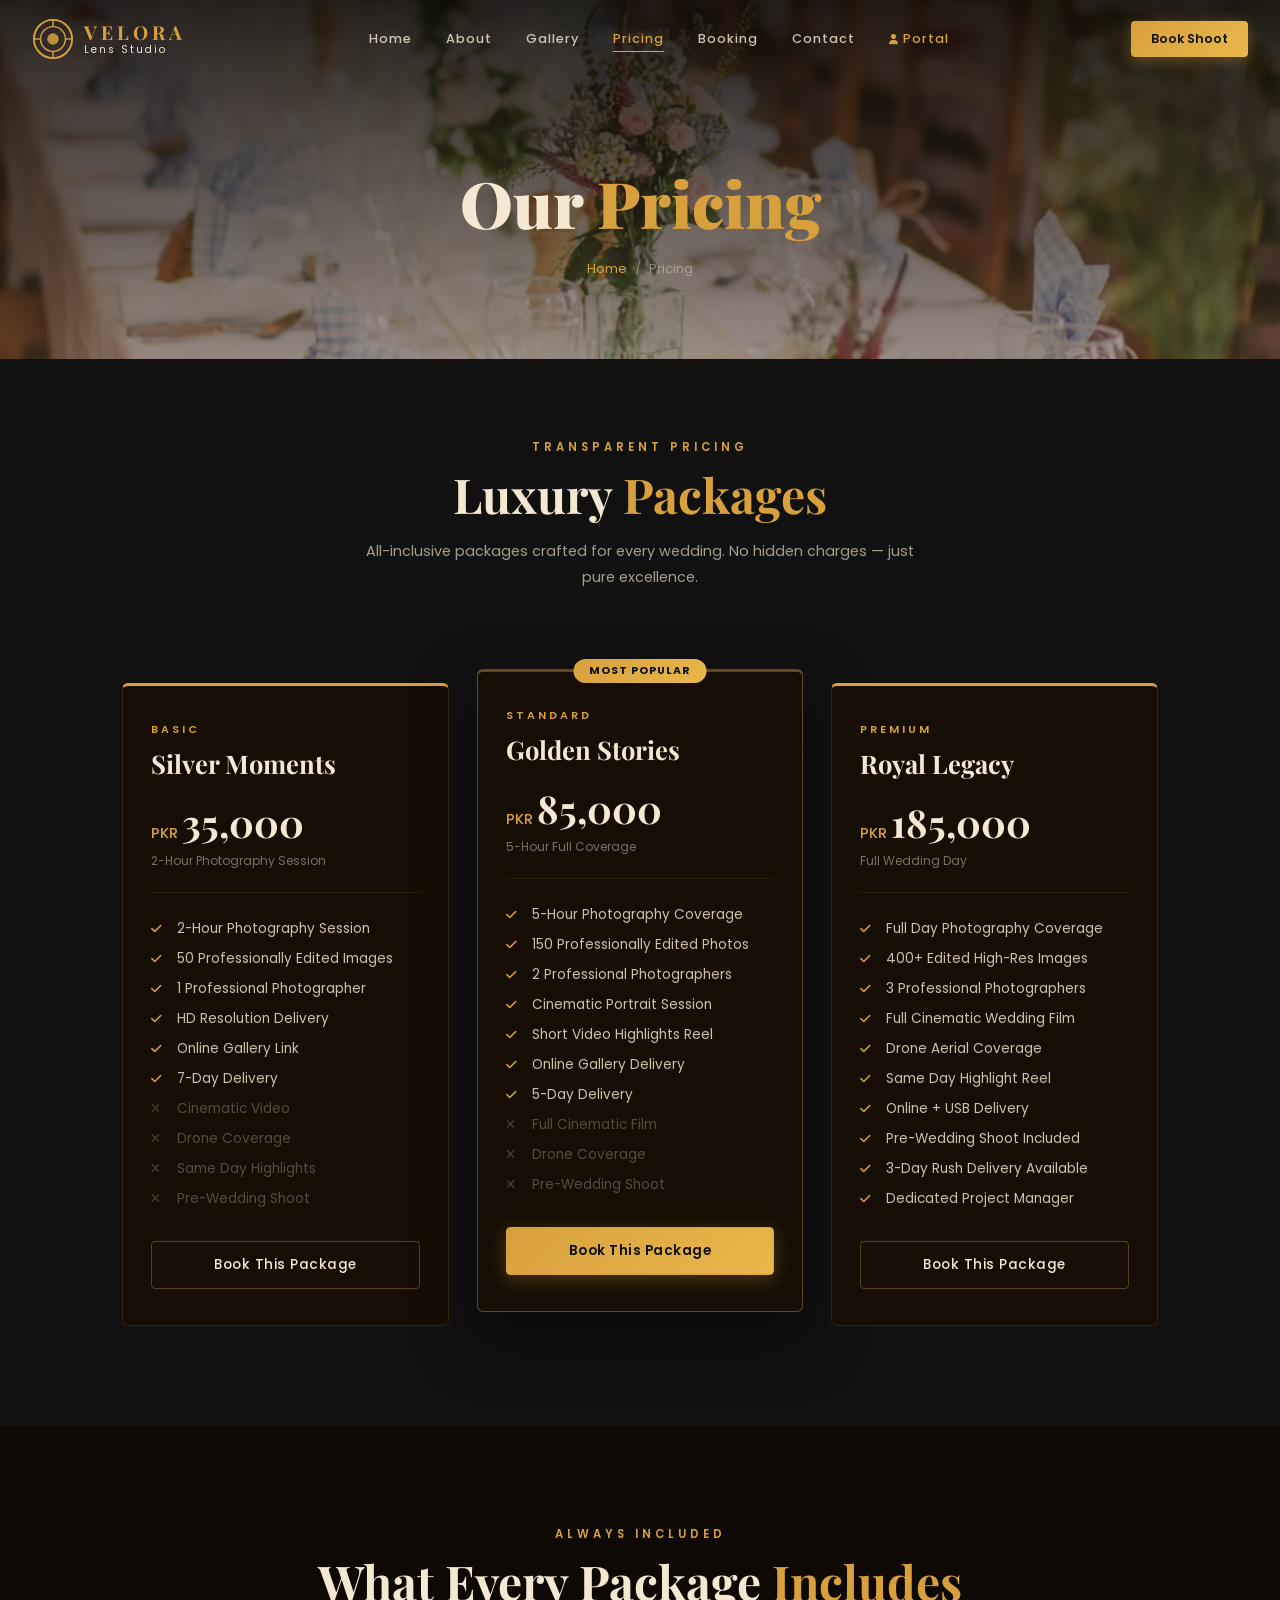
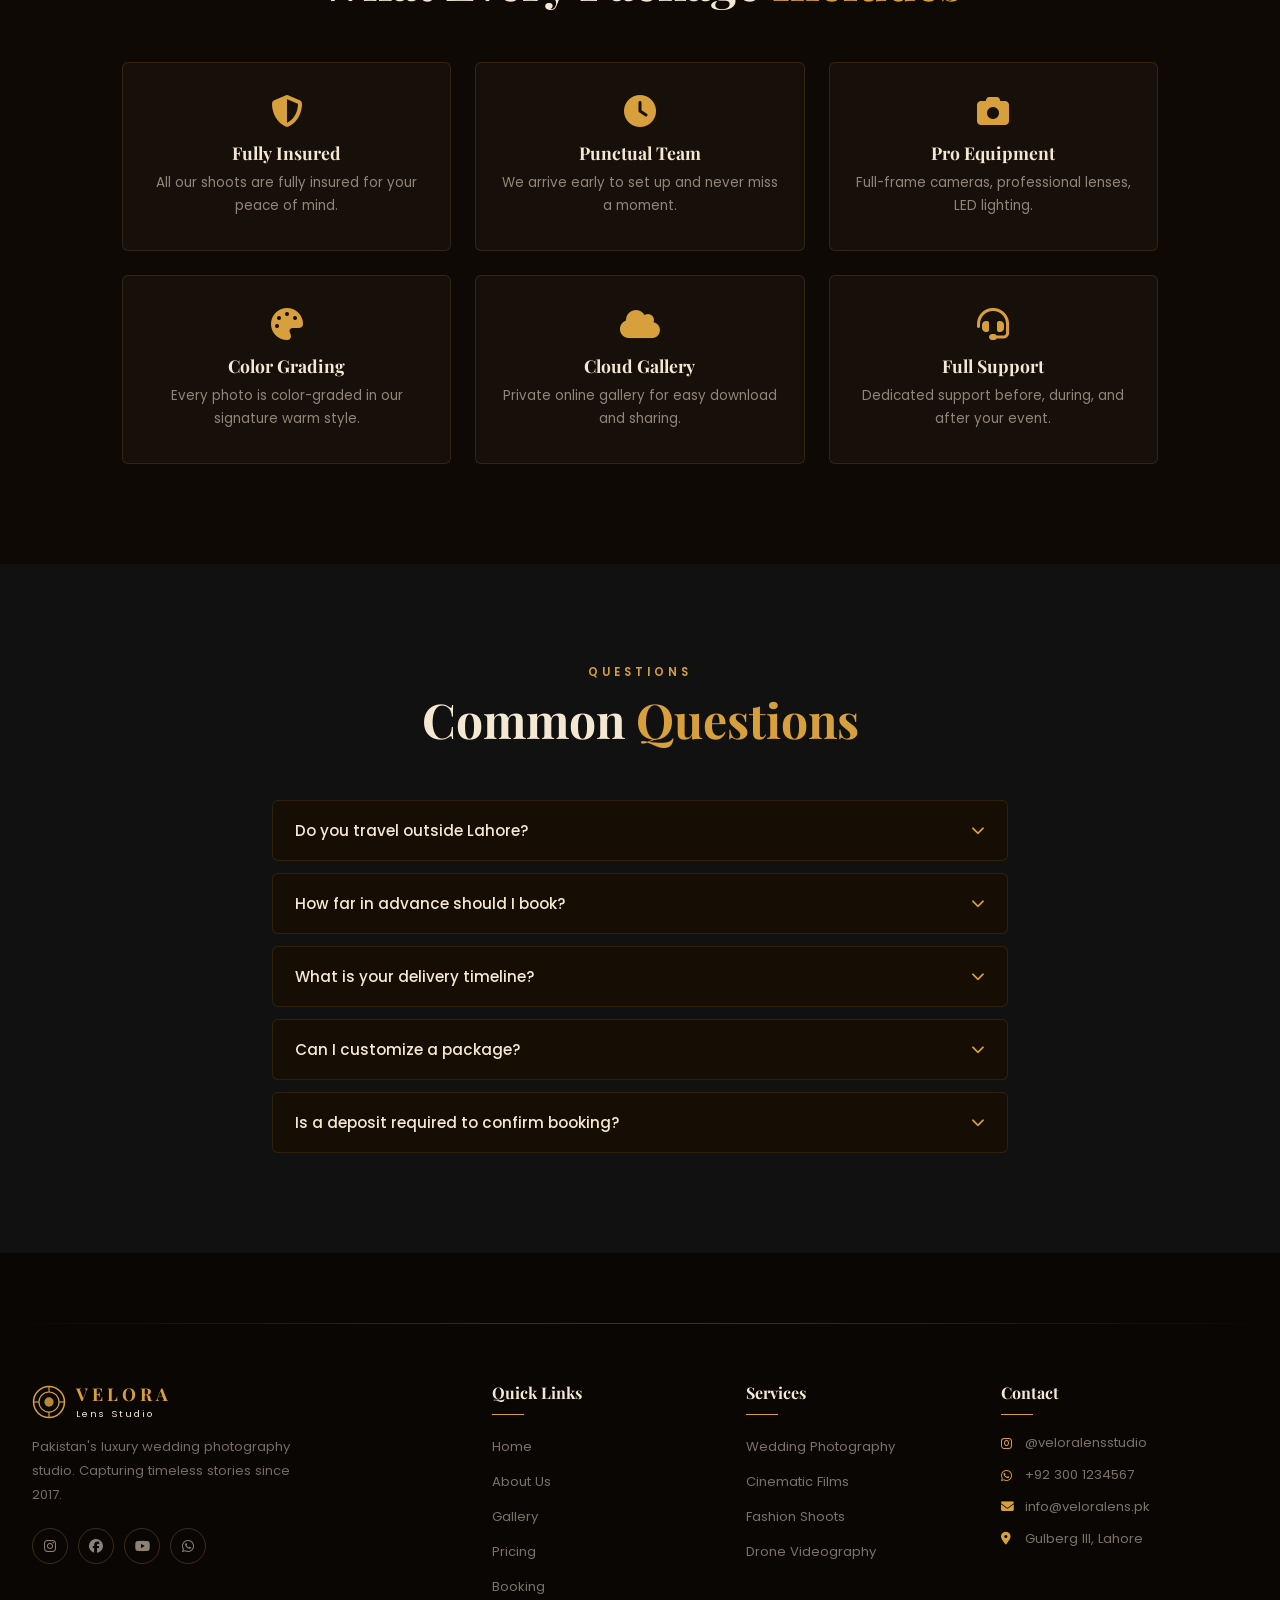
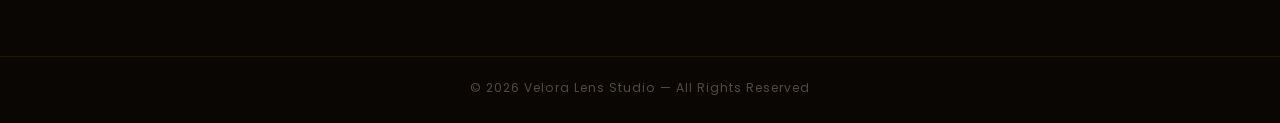
<file: pricing.html>
<!DOCTYPE html>
<html lang="en">
<head>
    <meta charset="UTF-8">
    <meta name="viewport" content="width=device-width, initial-scale=1.0">
    <title>Pricing | Velora Lens Studio</title>
    <link href="https://fonts.googleapis.com/css2?family=Playfair+Display:wght@400;600;700;900&family=Poppins:wght@300;400;500;600&display=swap" rel="stylesheet">
    <link rel="stylesheet" href="https://cdnjs.cloudflare.com/ajax/libs/font-awesome/6.5.0/css/all.min.css">
    <link rel="stylesheet" href="css/common.css">
    <link rel="stylesheet" href="css/pricing.css">
</head>
<body>

<!-- NAVBAR -->
<header class="navbar" id="navbar">
    <div class="nav-container">
        <a href="index.html" class="logo">
            <div class="logo-icon">
                <svg width="42" height="42" viewBox="0 0 44 44" fill="none">
                    <circle cx="22" cy="22" r="20" stroke="#D8A03D" stroke-width="2"/>
                    <circle cx="22" cy="22" r="13" stroke="#D8A03D" stroke-width="1.5"/>
                    <circle cx="22" cy="22" r="6" fill="#D8A03D" opacity="0.85"/>
                    <line x1="22" y1="2" x2="22" y2="9" stroke="#D8A03D" stroke-width="1.5"/>
                    <line x1="22" y1="35" x2="22" y2="42" stroke="#D8A03D" stroke-width="1.5"/>
                    <line x1="2" y1="22" x2="9" y2="22" stroke="#D8A03D" stroke-width="1.5"/>
                    <line x1="35" y1="22" x2="42" y2="22" stroke="#D8A03D" stroke-width="1.5"/>
                </svg>
            </div>
            <div class="logo-text">
                <span class="logo-main">VELORA</span>
                <span class="logo-sub">Lens Studio</span>
            </div>
        </a>
        <nav class="nav-menu" id="navMenu">
            <a href="index.html"   class="nav-link">Home</a>
            <a href="about.html"   class="nav-link">About</a>
            <a href="gallery.html" class="nav-link">Gallery</a>
            <a href="pricing.html" class="nav-link">Pricing</a>
            <a href="booking.html" class="nav-link">Booking</a>
            <a href="contact.html" class="nav-link">Contact</a>
            <a href="user/login.php" class="nav-link" style="color:var(--gold);"><i class="fa-solid fa-user" style="font-size:0.8em; margin-right:4px;"></i>Portal</a>
        </nav>
        <div class="nav-right">
            <a href="booking.html" class="btn-book">Book Shoot</a>
            <div class="hamburger" id="hamburger"><span></span><span></span><span></span></div>
        </div>
    </div>
</header>

<!-- PAGE BANNER -->
<div class="page-banner">
    <div class="page-banner-bg">
        <img src="images/img4.jpg" alt="Pricing Banner">
        <div class="page-banner-overlay"></div>
    </div>
    <div class="page-banner-content">
        <h1>Our <span class="gold-text">Pricing</span></h1>
        <div class="breadcrumb">
            <a href="index.html">Home</a>
            <span>/</span>
            <span>Pricing</span>
        </div>
    </div>
</div>

<!-- PRICING INTRO -->
<section class="pricing-intro">
    <div class="section-header">
        <span class="section-label">Transparent Pricing</span>
        <h2 class="section-title">Luxury <span class="gold-text">Packages</span></h2>
        <p class="section-desc">All-inclusive packages crafted for every wedding. No hidden charges — just pure excellence.</p>
    </div>
</section>

<!-- PRICING CARDS -->
<section class="pricing-section">
    <div class="pricing-grid">

        <!-- Basic Package -->
        <div class="price-card fade-in">
            <div class="pc-top">
                <span class="pc-tag">Basic</span>
                <h3 class="pc-name">Silver Moments</h3>
                <div class="pc-price"><span class="pc-cur">PKR</span><span class="pc-amt">35,000</span></div>
                <p class="pc-dur">2-Hour Photography Session</p>
            </div>
            <ul class="pc-features">
                <li class="yes"><i class="fa-solid fa-check"></i> 2-Hour Photography Session</li>
                <li class="yes"><i class="fa-solid fa-check"></i> 50 Professionally Edited Images</li>
                <li class="yes"><i class="fa-solid fa-check"></i> 1 Professional Photographer</li>
                <li class="yes"><i class="fa-solid fa-check"></i> HD Resolution Delivery</li>
                <li class="yes"><i class="fa-solid fa-check"></i> Online Gallery Link</li>
                <li class="yes"><i class="fa-solid fa-check"></i> 7-Day Delivery</li>
                <li class="no"><i class="fa-solid fa-xmark"></i> Cinematic Video</li>
                <li class="no"><i class="fa-solid fa-xmark"></i> Drone Coverage</li>
                <li class="no"><i class="fa-solid fa-xmark"></i> Same Day Highlights</li>
                <li class="no"><i class="fa-solid fa-xmark"></i> Pre-Wedding Shoot</li>
            </ul>
            <a href="booking.html" class="btn-package">Book This Package</a>
        </div>

        <!-- Standard Package (Featured) -->
        <div class="price-card featured fade-in">
            <div class="pc-badge">Most Popular</div>
            <div class="pc-top">
                <span class="pc-tag">Standard</span>
                <h3 class="pc-name">Golden Stories</h3>
                <div class="pc-price"><span class="pc-cur">PKR</span><span class="pc-amt">85,000</span></div>
                <p class="pc-dur">5-Hour Full Coverage</p>
            </div>
            <ul class="pc-features">
                <li class="yes"><i class="fa-solid fa-check"></i> 5-Hour Photography Coverage</li>
                <li class="yes"><i class="fa-solid fa-check"></i> 150 Professionally Edited Photos</li>
                <li class="yes"><i class="fa-solid fa-check"></i> 2 Professional Photographers</li>
                <li class="yes"><i class="fa-solid fa-check"></i> Cinematic Portrait Session</li>
                <li class="yes"><i class="fa-solid fa-check"></i> Short Video Highlights Reel</li>
                <li class="yes"><i class="fa-solid fa-check"></i> Online Gallery Delivery</li>
                <li class="yes"><i class="fa-solid fa-check"></i> 5-Day Delivery</li>
                <li class="no"><i class="fa-solid fa-xmark"></i> Full Cinematic Film</li>
                <li class="no"><i class="fa-solid fa-xmark"></i> Drone Coverage</li>
                <li class="no"><i class="fa-solid fa-xmark"></i> Pre-Wedding Shoot</li>
            </ul>
            <a href="booking.html" class="btn-package gold">Book This Package</a>
        </div>

        <!-- Premium Package -->
        <div class="price-card fade-in">
            <div class="pc-top">
                <span class="pc-tag">Premium</span>
                <h3 class="pc-name">Royal Legacy</h3>
                <div class="pc-price"><span class="pc-cur">PKR</span><span class="pc-amt">185,000</span></div>
                <p class="pc-dur">Full Wedding Day</p>
            </div>
            <ul class="pc-features">
                <li class="yes"><i class="fa-solid fa-check"></i> Full Day Photography Coverage</li>
                <li class="yes"><i class="fa-solid fa-check"></i> 400+ Edited High-Res Images</li>
                <li class="yes"><i class="fa-solid fa-check"></i> 3 Professional Photographers</li>
                <li class="yes"><i class="fa-solid fa-check"></i> Full Cinematic Wedding Film</li>
                <li class="yes"><i class="fa-solid fa-check"></i> Drone Aerial Coverage</li>
                <li class="yes"><i class="fa-solid fa-check"></i> Same Day Highlight Reel</li>
                <li class="yes"><i class="fa-solid fa-check"></i> Online + USB Delivery</li>
                <li class="yes"><i class="fa-solid fa-check"></i> Pre-Wedding Shoot Included</li>
                <li class="yes"><i class="fa-solid fa-check"></i> 3-Day Rush Delivery Available</li>
                <li class="yes"><i class="fa-solid fa-check"></i> Dedicated Project Manager</li>
            </ul>
            <a href="booking.html" class="btn-package">Book This Package</a>
        </div>

    </div>
</section>

<!-- WHAT'S INCLUDED -->
<section class="included-section">
    <div class="section-header">
        <span class="section-label">Always Included</span>
        <h2 class="section-title">What Every Package <span class="gold-text">Includes</span></h2>
    </div>
    <div class="included-grid">
        <div class="inc-item fade-in"><i class="fa-solid fa-shield-halved"></i><h4>Fully Insured</h4><p>All our shoots are fully insured for your peace of mind.</p></div>
        <div class="inc-item fade-in"><i class="fa-solid fa-clock"></i><h4>Punctual Team</h4><p>We arrive early to set up and never miss a moment.</p></div>
        <div class="inc-item fade-in"><i class="fa-solid fa-camera"></i><h4>Pro Equipment</h4><p>Full-frame cameras, professional lenses, LED lighting.</p></div>
        <div class="inc-item fade-in"><i class="fa-solid fa-palette"></i><h4>Color Grading</h4><p>Every photo is color-graded in our signature warm style.</p></div>
        <div class="inc-item fade-in"><i class="fa-solid fa-cloud"></i><h4>Cloud Gallery</h4><p>Private online gallery for easy download and sharing.</p></div>
        <div class="inc-item fade-in"><i class="fa-solid fa-headset"></i><h4>Full Support</h4><p>Dedicated support before, during, and after your event.</p></div>
    </div>
</section>

<!-- FAQ SECTION -->
<section class="faq-section">
    <div class="section-header">
        <span class="section-label">Questions</span>
        <h2 class="section-title">Common <span class="gold-text">Questions</span></h2>
    </div>
    <div class="faq-list">
        <div class="faq-item">
            <div class="faq-q" onclick="toggleFaq(this)">
                <span>Do you travel outside Lahore?</span>
                <i class="fa-solid fa-chevron-down"></i>
            </div>
            <div class="faq-a">Yes! We cover all major cities of Pakistan including Karachi, Islamabad, Rawalpindi, Multan, Faisalabad, and more. Travel charges may apply depending on distance.</div>
        </div>
        <div class="faq-item">
            <div class="faq-q" onclick="toggleFaq(this)">
                <span>How far in advance should I book?</span>
                <i class="fa-solid fa-chevron-down"></i>
            </div>
            <div class="faq-a">We recommend booking at least 2-3 months in advance, especially for peak wedding season (October–February). Popular dates fill up quickly!</div>
        </div>
        <div class="faq-item">
            <div class="faq-q" onclick="toggleFaq(this)">
                <span>What is your delivery timeline?</span>
                <i class="fa-solid fa-chevron-down"></i>
            </div>
            <div class="faq-a">Edited photos are delivered within 3–7 business days. Cinematic videos take 2–4 weeks depending on length and complexity. Rush delivery available at extra cost.</div>
        </div>
        <div class="faq-item">
            <div class="faq-q" onclick="toggleFaq(this)">
                <span>Can I customize a package?</span>
                <i class="fa-solid fa-chevron-down"></i>
            </div>
            <div class="faq-a">Absolutely! Contact us through the booking form and describe your needs. We'll create a custom package that fits your event and budget perfectly.</div>
        </div>
        <div class="faq-item">
            <div class="faq-q" onclick="toggleFaq(this)">
                <span>Is a deposit required to confirm booking?</span>
                <i class="fa-solid fa-chevron-down"></i>
            </div>
            <div class="faq-a">Yes, a 30% advance deposit is required to confirm and lock in your date. The remaining balance is due on or before the event day.</div>
        </div>
    </div>
</section>

<!-- FOOTER -->
<footer class="footer">
    <div class="footer-top-line"></div>
    <div class="footer-container">
        <div class="footer-col">
            <div class="footer-logo">
                <svg width="34" height="34" viewBox="0 0 44 44" fill="none">
                    <circle cx="22" cy="22" r="20" stroke="#D8A03D" stroke-width="2"/>
                    <circle cx="22" cy="22" r="13" stroke="#D8A03D" stroke-width="1.5"/>
                    <circle cx="22" cy="22" r="6" fill="#D8A03D" opacity="0.85"/>
                    <line x1="22" y1="2" x2="22" y2="9" stroke="#D8A03D" stroke-width="1.5"/>
                    <line x1="22" y1="35" x2="22" y2="42" stroke="#D8A03D" stroke-width="1.5"/>
                    <line x1="2" y1="22" x2="9" y2="22" stroke="#D8A03D" stroke-width="1.5"/>
                    <line x1="35" y1="22" x2="42" y2="22" stroke="#D8A03D" stroke-width="1.5"/>
                </svg>
                <div><span class="footer-logo-main">VELORA</span><span class="footer-logo-sub">Lens Studio</span></div>
            </div>
            <p class="footer-desc">Pakistan's luxury wedding photography studio. Capturing timeless stories since 2017.</p>
            <div class="footer-social">
                <a href="#" class="social-link"><i class="fa-brands fa-instagram"></i></a>
                <a href="#" class="social-link"><i class="fa-brands fa-facebook"></i></a>
                <a href="#" class="social-link"><i class="fa-brands fa-youtube"></i></a>
                <a href="#" class="social-link"><i class="fa-brands fa-whatsapp"></i></a>
            </div>
        </div>
        <div class="footer-col">
            <h4 class="footer-col-title">Quick Links</h4>
            <ul class="footer-links">
                <li><a href="index.html">Home</a></li><li><a href="about.html">About Us</a></li>
                <li><a href="gallery.html">Gallery</a></li><li><a href="pricing.html">Pricing</a></li>
                <li><a href="booking.html">Booking</a></li>
            </ul>
        </div>
        <div class="footer-col">
            <h4 class="footer-col-title">Services</h4>
            <ul class="footer-links">
                <li><a href="#">Wedding Photography</a></li><li><a href="#">Cinematic Films</a></li>
                <li><a href="#">Fashion Shoots</a></li><li><a href="#">Drone Videography</a></li>
            </ul>
        </div>
        <div class="footer-col">
            <h4 class="footer-col-title">Contact</h4>
            <ul class="footer-contact-list">
                <li><i class="fa-brands fa-instagram"></i> @veloralensstudio</li>
                <li><i class="fa-brands fa-whatsapp"></i> +92 300 1234567</li>
                <li><i class="fa-solid fa-envelope"></i> info@veloralens.pk</li>
                <li><i class="fa-solid fa-location-dot"></i> Gulberg III, Lahore</li>
            </ul>
        </div>
    </div>
    <div class="footer-bottom"><div class="footer-divider"></div><p>© 2026 Velora Lens Studio — All Rights Reserved</p></div>
</footer>

<script src="js/common.js"></script>
<script>
function toggleFaq(el) {
    var item = el.parentElement;
    var ans  = item.querySelector('.faq-a');
    var icon = el.querySelector('i');
    var isOpen = item.classList.contains('open');
    document.querySelectorAll('.faq-item').forEach(function(i) {
        i.classList.remove('open');
        i.querySelector('.faq-a').style.maxHeight = null;
        i.querySelector('i').style.transform = '';
    });
    if (!isOpen) {
        item.classList.add('open');
        ans.style.maxHeight = ans.scrollHeight + 'px';
        icon.style.transform = 'rotate(180deg)';
    }
}
</script>
</body>
</html>
</file>
<file: css/common.css>
/* =============================================
   VELORA LENS STUDIO — Shared / Common CSS
   Used by ALL pages (navbar, footer, base)
   ============================================= */

:root {
    --black:     #111111;
    --brown:     #523A28;
    --gold:      #D8A03D;
    --gold2:     #e8b84b;
    --cream:     #F5E8D3;
    --choco:     #7A4E2D;
    --beige:     #EAD7B7;
    --dark:      #0D0804;
    --card-bg:   #1a1005;
}

* { margin:0; padding:0; box-sizing:border-box; }
html { scroll-behavior: smooth; }

body {
    font-family: 'Poppins', sans-serif;
    background: var(--black);
    color: var(--cream);
    overflow-x: hidden;
}

a { text-decoration: none; color: inherit; }
ul { list-style: none; }
img { display: block; width: 100%; }

/* --- Utility --- */
.gold-text { color: var(--gold); }
.section-label {
    font-size: 0.72rem; font-weight: 600; letter-spacing: 4px;
    text-transform: uppercase; color: var(--gold);
    display: block; margin-bottom: 10px;
}
.section-title {
    font-family: 'Playfair Display', serif;
    font-size: clamp(2rem, 4vw, 3rem);
    font-weight: 700; line-height: 1.2; color: var(--cream); margin-bottom: 14px;
}
.section-desc {
    font-size: 0.9rem; color: rgba(245,232,211,0.65);
    line-height: 1.85; max-width: 560px; margin: 0 auto;
}
.section-header { text-align: center; margin-bottom: 52px; padding: 0 20px; }

/* --- Buttons --- */
.btn-gold {
    display: inline-flex; align-items: center; gap: 8px;
    padding: 13px 28px; border-radius: 4px;
    background: linear-gradient(135deg, var(--gold), var(--gold2));
    color: var(--black); font-family: 'Poppins', sans-serif;
    font-size: 0.875rem; font-weight: 600;
    box-shadow: 0 4px 20px rgba(216,160,61,0.3);
    transition: all 0.3s ease; cursor: pointer; border: none;
}
.btn-gold:hover { transform: translateY(-2px); box-shadow: 0 8px 28px rgba(216,160,61,0.45); }

.btn-dark {
    display: inline-flex; align-items: center; gap: 8px;
    padding: 13px 28px; border-radius: 4px;
    border: 1px solid rgba(245,232,211,0.3);
    background: rgba(17,17,17,0.8); color: var(--cream);
    font-family: 'Poppins', sans-serif; font-size: 0.875rem; font-weight: 500;
    transition: all 0.3s ease; cursor: pointer;
}
.btn-dark:hover { border-color: var(--gold); color: var(--gold); }

.btn-submit {
    display: flex; align-items: center; justify-content: center; gap: 8px;
    width: 100%; padding: 14px;
    background: linear-gradient(135deg, var(--gold), var(--gold2));
    color: var(--black); font-family: 'Poppins', sans-serif;
    font-size: 0.9rem; font-weight: 600; border: none; border-radius: 4px;
    cursor: pointer; transition: all 0.3s ease;
    box-shadow: 0 4px 18px rgba(216,160,61,0.3);
}
.btn-submit:hover { transform: translateY(-2px); box-shadow: 0 8px 28px rgba(216,160,61,0.5); }

/* --- Fade-in animation --- */
.fade-in {
    opacity: 0; transform: translateY(28px);
    transition: opacity 0.7s ease, transform 0.7s ease;
}
.fade-in.visible { opacity: 1; transform: translateY(0); }

/* =============================================
   NAVBAR
   ============================================= */
.navbar {
    position: fixed; top: 0; left: 0; width: 100%;
    z-index: 1000; padding: 18px 0;
    transition: all 0.4s ease;
}
.navbar.scrolled {
    background: rgba(13, 8, 4, 0.93);
    backdrop-filter: blur(14px);
    -webkit-backdrop-filter: blur(14px);
    padding: 12px 0;
    box-shadow: 0 2px 30px rgba(0,0,0,0.45);
}
.nav-container {
    max-width: 1280px; margin: 0 auto; padding: 0 32px;
    display: flex; align-items: center; justify-content: space-between;
}

/* Logo */
.logo { display: flex; align-items: center; gap: 10px; }
.logo-icon svg { display: block; }
.logo-text { display: flex; flex-direction: column; line-height: 1; }
.logo-main {
    font-family: 'Playfair Display', serif; font-size: 1.2rem;
    font-weight: 700; color: var(--gold); letter-spacing: 4px;
}
.logo-sub {
    font-family: 'Poppins', sans-serif; font-size: 0.62rem;
    color: var(--cream); letter-spacing: 2px; margin-top: 2px;
}

/* Nav links */
.nav-menu { display: flex; align-items: center; gap: 34px; }
.nav-link {
    font-family: 'Poppins', sans-serif; font-size: 0.8rem;
    font-weight: 500; color: rgba(245,232,211,0.82);
    letter-spacing: 1px; position: relative; transition: color 0.3s;
}
.nav-link::after {
    content: ''; position: absolute; bottom: -4px; left: 0;
    width: 0; height: 1.5px; background: var(--gold); transition: width 0.3s;
}
.nav-link:hover, .nav-link.active { color: var(--gold); }
.nav-link:hover::after, .nav-link.active::after { width: 100%; }

/* Book button */
.btn-book {
    padding: 9px 20px;
    background: linear-gradient(135deg, var(--gold), var(--gold2));
    color: var(--black); font-family: 'Poppins', sans-serif;
    font-size: 0.78rem; font-weight: 600; border-radius: 4px;
    transition: all 0.3s; box-shadow: 0 3px 14px rgba(216,160,61,0.35);
}
.btn-book:hover { transform: translateY(-1px); box-shadow: 0 6px 20px rgba(216,160,61,0.5); }

.nav-right { display: flex; align-items: center; gap: 16px; }

/* Hamburger */
.hamburger { display: none; flex-direction: column; gap: 5px; cursor: pointer; }
.hamburger span { width: 24px; height: 2px; background: var(--cream); border-radius: 2px; transition: all 0.3s; }

/* =============================================
   PAGE HERO BANNER (used on inner pages)
   ============================================= */
.page-banner {
    position: relative; padding: 160px 32px 80px;
    text-align: center; overflow: hidden;
}
.page-banner-bg {
    position: absolute; inset: 0; z-index: 0;
}
.page-banner-bg img { width: 100%; height: 100%; object-fit: cover; }
.page-banner-overlay {
    position: absolute; inset: 0;
    background: linear-gradient(to bottom, rgba(13,8,4,0.88) 0%, rgba(82,58,40,0.5) 100%);
}
.page-banner-content { position: relative; z-index: 1; }
.page-banner h1 {
    font-family: 'Playfair Display', serif; font-size: clamp(2.5rem,5vw,4rem);
    font-weight: 900; color: var(--cream); margin-bottom: 14px;
}
.breadcrumb {
    font-size: 0.82rem; color: rgba(245,232,211,0.6); display: flex;
    align-items: center; justify-content: center; gap: 8px;
}
.breadcrumb a { color: var(--gold); }
.breadcrumb span { color: rgba(245,232,211,0.4); }

/* =============================================
   FORM STYLES (shared)
   ============================================= */
.form-group { display: flex; flex-direction: column; gap: 6px; }
.form-group label {
    font-size: 0.75rem; font-weight: 500; letter-spacing: 1px;
    text-transform: uppercase; color: rgba(245,232,211,0.55);
}
.form-group input,
.form-group select,
.form-group textarea {
    background: rgba(17,11,5,0.75);
    border: 1px solid rgba(216,160,61,0.18);
    border-radius: 4px; padding: 12px 16px;
    color: var(--cream); font-family: 'Poppins', sans-serif;
    font-size: 0.88rem; transition: border-color 0.3s; outline: none; width: 100%;
}
.form-group input::placeholder,
.form-group textarea::placeholder { color: rgba(245,232,211,0.28); }
.form-group input:focus,
.form-group select:focus,
.form-group textarea:focus {
    border-color: var(--gold); box-shadow: 0 0 0 2px rgba(216,160,61,0.1);
}
.form-group select option { background: #160900; color: var(--cream); }
.form-group textarea { resize: vertical; min-height: 110px; }

.form-row { display: grid; grid-template-columns: 1fr 1fr; gap: 18px; }
.form-alert {
    display: none; align-items: center; gap: 10px;
    padding: 12px 16px; border-radius: 4px; font-size: 0.85rem;
}
.form-alert.success { background: rgba(61,216,120,0.12); border: 1px solid rgba(61,216,120,0.3); color: #6ee7a8; }
.form-alert.error   { background: rgba(216,61,61,0.12);  border: 1px solid rgba(216,61,61,0.3);  color: #e78686; }
.form-alert.show    { display: flex; }

/* =============================================
   FOOTER
   ============================================= */
.footer { background: #0a0604; padding: 70px 0 0; }
.footer-top-line {
    width: 100%; height: 1px;
    background: linear-gradient(90deg, transparent, var(--gold), transparent);
    opacity: 0.3; margin-bottom: 58px;
}
.footer-container {
    max-width: 1280px; margin: 0 auto; padding: 0 32px;
    display: grid; grid-template-columns: 2fr 1fr 1fr 1.2fr; gap: 48px;
}
.footer-logo { display: flex; align-items: center; gap: 10px; margin-bottom: 14px; }
.footer-logo-main { display: block; font-family: 'Playfair Display',serif; font-size: 1.1rem; font-weight: 700; color: var(--gold); letter-spacing: 4px; }
.footer-logo-sub  { display: block; font-size: 0.6rem; color: var(--cream); letter-spacing: 2px; margin-top: 2px; }
.footer-desc { font-size: 0.82rem; color: rgba(245,232,211,0.45); line-height: 1.8; margin-bottom: 22px; max-width: 280px; }
.footer-social { display: flex; gap: 10px; }
.social-link {
    width: 36px; height: 36px; border: 1px solid rgba(216,160,61,0.25);
    border-radius: 50%; display: flex; align-items: center; justify-content: center;
    color: rgba(245,232,211,0.55); font-size: 0.85rem; transition: all 0.3s;
}
.social-link:hover { border-color: var(--gold); color: var(--gold); background: rgba(216,160,61,0.08); }
.footer-col-title {
    font-family: 'Playfair Display',serif; font-size: 1rem; color: var(--cream);
    margin-bottom: 18px; position: relative; padding-bottom: 12px;
}
.footer-col-title::after {
    content: ''; position: absolute; bottom: 0; left: 0;
    width: 32px; height: 1.5px; background: var(--gold);
}
.footer-links { display: flex; flex-direction: column; gap: 10px; }
.footer-links a { font-size: 0.82rem; color: rgba(245,232,211,0.48); transition: color 0.3s; }
.footer-links a:hover { color: var(--gold); }
.footer-contact-list { display: flex; flex-direction: column; gap: 12px; }
.footer-contact-list li { display: flex; align-items: center; gap: 10px; font-size: 0.82rem; color: rgba(245,232,211,0.48); }
.footer-contact-list li i { color: var(--gold); font-size: 0.8rem; width: 14px; }
.footer-bottom { margin-top: 58px; text-align: center; padding-bottom: 26px; }
.footer-divider { width: 100%; height: 1px; background: rgba(216,160,61,0.1); margin-bottom: 22px; }
.footer-bottom p { font-size: 0.76rem; color: rgba(245,232,211,0.3); letter-spacing: 1px; }

/* =============================================
   RESPONSIVE
   ============================================= */
@media (max-width: 1024px) {
    .footer-container { grid-template-columns: 1fr 1fr; gap: 36px; }
    .form-row { grid-template-columns: 1fr; }
}
@media (max-width: 680px) {
    .nav-menu {
        display: none; position: fixed; inset: 0;
        background: rgba(10,6,4,0.97); flex-direction: column;
        justify-content: center; align-items: center; gap: 32px; z-index: 999;
    }
    .nav-menu.open { display: flex; }
    .nav-link { font-size: 1.1rem; }
    .hamburger { display: flex; z-index: 1001; }
    .btn-book { display: none; }
    .footer-container { grid-template-columns: 1fr; }
}
</file>
<file: css/home.css>
/* =============================================
   HOME PAGE — Specific Styles (home.css)
   ============================================= */

/* --- HERO --- */
.hero {
    position: relative; min-height: 100vh;
    display: flex; align-items: center; overflow: hidden;
}
.hero-bg { position: absolute; inset: 0; z-index: 0; }
.hero-bg img { width: 100%; height: 100%; object-fit: cover; object-position: center; }
.hero-overlay {
    position: absolute; inset: 0;
    background: linear-gradient(to right, rgba(13,8,4,0.93) 40%, rgba(82,58,40,0.5) 100%);
}
.hero-deco { position: absolute; inset: 0; z-index: 1; pointer-events: none; }
.deco-line {
    position: absolute;
    background: linear-gradient(90deg, transparent, #D8A03D, transparent);
    opacity: 0.22; height: 1px;
}
.deco-l1 { width: 280px; top: 30%; right: 4%; transform: rotate(-15deg); }
.deco-l2 { width: 180px; bottom: 28%; right: 22%; transform: rotate(10deg); }
.deco-circle {
    position: absolute; border-radius: 50%;
    border: 1px solid rgba(216,160,61,0.13);
}
.deco-c1 { width: 380px; height: 380px; top: -80px; right: -60px; }
.deco-c2 { width: 180px; height: 180px; bottom: 90px; right: 16%; }

.hero-wrap {
    position: relative; z-index: 2;
    max-width: 1280px; margin: 0 auto; padding: 130px 32px 80px;
    display: grid; grid-template-columns: 1fr 1fr; gap: 48px;
    align-items: center; width: 100%;
}
.hero-tag {
    font-size: 0.7rem; font-weight: 600; letter-spacing: 4px;
    text-transform: uppercase; color: #D8A03D; margin-bottom: 16px; display: block;
}
.hero h1 {
    font-family: 'Playfair Display', serif;
    font-size: clamp(2.2rem, 4.5vw, 3.8rem);
    font-weight: 900; line-height: 1.15; color: #F5E8D3; margin-bottom: 20px;
}
.hero-sub {
    font-size: 0.95rem; color: rgba(245,232,211,0.68); line-height: 1.85; margin-bottom: 36px;
}
.hero-btns { display: flex; gap: 14px; flex-wrap: wrap; margin-bottom: 44px; }

.hero-stats { display: flex; align-items: center; gap: 18px; }
.stat { display: flex; flex-direction: column; }
.s-num { font-family: 'Playfair Display',serif; font-size: 1.6rem; font-weight: 700; color: #D8A03D; }
.s-lbl { font-size: 0.68rem; color: rgba(245,232,211,0.55); letter-spacing: 1px; }
.s-div { width: 1px; height: 36px; background: rgba(216,160,61,0.3); }

.hero-img-side { display: flex; justify-content: center; }
.photo-img {
    width: 100%; max-width: 420px; height: 530px;
    object-fit: cover; object-position: top; border-radius: 4px;
    filter: drop-shadow(0 20px 60px rgba(0,0,0,0.6));
}
.photo-border {
    position: absolute; top: -10px; left: -10px; right: 10px; bottom: 10px;
    border: 1px solid rgba(216,160,61,0.3); border-radius: 4px; pointer-events: none;
}
.hero-img-side { position: relative; }

.scroll-hint {
    position: absolute; bottom: 30px; left: 50%; transform: translateX(-50%);
    z-index: 3; display: flex; flex-direction: column; align-items: center; gap: 6px;
}
.scroll-hint span { font-size: 0.6rem; letter-spacing: 3px; text-transform: uppercase; color: rgba(245,232,211,0.4); }
.scroll-dot {
    width: 28px; height: 28px; border: 1px solid rgba(216,160,61,0.4);
    border-radius: 50%; display: flex; align-items: center; justify-content: center;
    animation: bounce 2s infinite;
}
.scroll-dot i { font-size: 0.7rem; color: #D8A03D; }
@keyframes bounce { 0%,100% { transform: translateY(0); } 50% { transform: translateY(6px); } }

/* --- STRIP --- */
.about-strip { padding: 60px 0; background: #0e0904; }
.strip-container {
    max-width: 1280px; margin: 0 auto; padding: 0 32px;
    display: grid; grid-template-columns: repeat(4, 1fr); gap: 24px;
}
.strip-item {
    padding: 32px 24px; text-align: center;
    border: 1px solid rgba(216,160,61,0.15); border-radius: 6px;
    background: rgba(82,58,40,0.12); transition: border-color 0.3s;
}
.strip-item:hover { border-color: rgba(216,160,61,0.4); }
.strip-item i { font-size: 2rem; color: #D8A03D; margin-bottom: 14px; display: block; }
.strip-item h3 { font-family: 'Playfair Display',serif; font-size: 1.1rem; color: #F5E8D3; margin-bottom: 8px; }
.strip-item p { font-size: 0.82rem; color: rgba(245,232,211,0.55); }

/* --- MINI ABOUT --- */
.mini-about { padding: 100px 0; background: #111111; }
.mini-about-wrap {
    max-width: 1280px; margin: 0 auto; padding: 0 32px;
    display: grid; grid-template-columns: 1fr 1fr; gap: 72px; align-items: center;
}
.mini-about-img { position: relative; }
.mini-about-img img { height: 560px; object-fit: cover; border-radius: 4px; }
.img-badge {
    position: absolute; bottom: 22px; left: -18px;
    background: linear-gradient(135deg, #D8A03D, #e8b84b);
    color: #111; padding: 10px 18px; border-radius: 4px;
    display: flex; align-items: center; gap: 8px;
    font-size: 0.8rem; font-weight: 600;
    box-shadow: 0 8px 24px rgba(216,160,61,0.4);
}
.mini-about-text p {
    font-size: 0.92rem; color: rgba(245,232,211,0.68); line-height: 1.9; margin-bottom: 14px;
}
.mini-stats { display: flex; gap: 28px; margin-top: 32px; }
.m-stat { display: flex; flex-direction: column; gap: 4px; }
.m-stat span { font-family: 'Playfair Display',serif; font-size: 2rem; font-weight: 700; color: #D8A03D; }
.m-stat small { font-size: 0.72rem; color: rgba(245,232,211,0.5); letter-spacing: 1px; }

/* --- GALLERY TEASER --- */
.gallery-teaser { padding: 100px 0; background: #0e0904; }
.teaser-grid {
    max-width: 1280px; margin: 0 auto; padding: 0 32px;
    display: grid; grid-template-columns: repeat(4, 1fr);
    grid-auto-rows: 220px; gap: 10px;
}
.tg-item { position: relative; overflow: hidden; border-radius: 4px; cursor: pointer; }
.tg-item.tg-tall { grid-row: span 2; }
.tg-item.tg-wide { grid-column: span 2; }
.tg-item img { width: 100%; height: 100%; object-fit: cover; transition: transform 0.5s; }
.tg-item:hover img { transform: scale(1.07); }
.tg-overlay {
    position: absolute; inset: 0;
    background: linear-gradient(to top, rgba(13,8,2,0.85) 0%, transparent 55%);
    display: flex; align-items: flex-end; padding: 16px;
    opacity: 0; transition: opacity 0.4s;
}
.tg-item:hover .tg-overlay { opacity: 1; }
.tg-overlay span { font-size: 0.8rem; letter-spacing: 2px; text-transform: uppercase; color: #D8A03D; font-weight: 600; }

/* --- PRICING TEASER --- */
.pricing-teaser { padding: 100px 0; background: #111111; }
.pt-grid {
    max-width: 1100px; margin: 0 auto; padding: 0 32px;
    display: grid; grid-template-columns: repeat(3, 1fr); gap: 24px;
    align-items: start;
}
.pt-card {
    background: #160e04; border: 1px solid rgba(216,160,61,0.15);
    border-top: 3px solid #D8A03D; border-radius: 6px;
    padding: 32px 24px; position: relative;
    transition: transform 0.3s, box-shadow 0.3s;
}
.pt-card:hover { transform: translateY(-6px); box-shadow: 0 20px 50px rgba(0,0,0,0.4); }
.pt-card.featured {
    border-color: rgba(216,160,61,0.4); transform: translateY(-10px);
    box-shadow: 0 20px 60px rgba(0,0,0,0.5);
}
.pt-badge {
    position: absolute; top: -12px; left: 50%; transform: translateX(-50%);
    background: linear-gradient(135deg,#D8A03D,#e8b84b); color: #111;
    font-size: 0.7rem; font-weight: 700; letter-spacing: 1px;
    text-transform: uppercase; padding: 4px 14px; border-radius: 20px; white-space: nowrap;
}
.pt-tag { font-size: 0.68rem; letter-spacing: 3px; text-transform: uppercase; color: #D8A03D; font-weight: 600; display: block; margin-bottom: 8px; }
.pt-card h3 { font-family: 'Playfair Display',serif; font-size: 1.4rem; color: #F5E8D3; margin-bottom: 12px; }
.pt-price { font-size: 1rem; color: rgba(245,232,211,0.7); margin-bottom: 10px; }
.pt-price strong { font-family: 'Playfair Display',serif; font-size: 2rem; color: #F5E8D3; }
.pt-card p { font-size: 0.85rem; color: rgba(245,232,211,0.5); line-height: 1.7; }

/* --- CTA BANNER --- */
.cta-banner { position: relative; padding: 100px 0; text-align: center; overflow: hidden; }
.cta-bg { position: absolute; inset: 0; }
.cta-bg img { width: 100%; height: 100%; object-fit: cover; }
.cta-overlay {
    position: absolute; inset: 0;
    background: rgba(13,8,4,0.82);
}
.cta-content { position: relative; z-index: 1; max-width: 700px; margin: 0 auto; padding: 0 32px; }
.cta-content h2 { font-family: 'Playfair Display',serif; font-size: clamp(2rem,4vw,3rem); font-weight: 700; color: #F5E8D3; margin-bottom: 16px; }
.cta-content p { font-size: 1rem; color: rgba(245,232,211,0.65); line-height: 1.8; }

/* --- RESPONSIVE --- */
@media (max-width: 1024px) {
    .hero-wrap { grid-template-columns: 1fr; }
    .hero-img-side { display: none; }
    .mini-about-wrap { grid-template-columns: 1fr; gap: 40px; }
    .strip-container { grid-template-columns: 1fr 1fr; }
    .teaser-grid { grid-template-columns: repeat(3, 1fr); }
    .pt-grid { grid-template-columns: 1fr; max-width: 420px; margin: 0 auto; }
    .pt-card.featured { transform: none; }
}
@media (max-width: 680px) {
    .hero-btns { flex-direction: column; align-items: flex-start; }
    .strip-container { grid-template-columns: 1fr; }
    .teaser-grid { grid-template-columns: 1fr 1fr; }
    .tg-item.tg-wide { grid-column: span 1; }
}
</file>
<file: css/about.css>
/* =============================================
   ABOUT PAGE — Specific Styles (about.css)
   ============================================= */

/* --- Main About --- */
.about-main { padding: 100px 0; background: #111111; }
.about-container {
    max-width: 1280px; margin: 0 auto; padding: 0 32px;
    display: grid; grid-template-columns: 1fr 1fr; gap: 80px; align-items: center;
}
.about-img-wrap { position: relative; }
.about-img-wrap img { height: 580px; object-fit: cover; border-radius: 4px; }
.about-border {
    position: absolute; bottom: -16px; right: -16px;
    width: calc(100% - 40px); height: calc(100% - 40px);
    border: 1px solid rgba(216,160,61,0.3); border-radius: 4px; z-index: -1;
}
.about-badge-box {
    position: absolute; bottom: 22px; left: -18px;
    background: linear-gradient(135deg,#D8A03D,#e8b84b); color: #111;
    padding: 10px 18px; border-radius: 4px;
    display: flex; align-items: center; gap: 8px;
    font-size: 0.8rem; font-weight: 600;
    box-shadow: 0 8px 24px rgba(216,160,61,0.4);
}
.about-text-col p {
    font-size: 0.92rem; color: rgba(245,232,211,0.68); line-height: 1.9; margin-bottom: 14px;
}
.about-values { display: flex; gap: 24px; margin-top: 32px; flex-wrap: wrap; }
.value-item {
    display: flex; align-items: center; gap: 10px;
    background: rgba(82,58,40,0.2); border: 1px solid rgba(216,160,61,0.2);
    padding: 10px 18px; border-radius: 4px;
    font-size: 0.85rem; color: #F5E8D3;
}
.value-item i { color: #D8A03D; }

/* --- Stats --- */
.stats-section { padding: 70px 0; background: #0e0904; }
.stats-wrap {
    max-width: 1100px; margin: 0 auto; padding: 0 32px;
    display: grid; grid-template-columns: repeat(4, 1fr); gap: 24px;
}
.s-card {
    background: rgba(82,58,40,0.2); border: 1px solid rgba(216,160,61,0.2);
    border-radius: 6px; padding: 36px 20px; text-align: center;
    display: flex; flex-direction: column; gap: 8px;
    transition: border-color 0.3s;
}
.s-card:hover { border-color: rgba(216,160,61,0.5); }
.s-card .s-num { font-family: 'Playfair Display',serif; font-size: 2.6rem; font-weight: 700; color: #D8A03D; }
.s-card .s-lbl { font-size: 0.8rem; color: rgba(245,232,211,0.55); letter-spacing: 1px; }

/* --- Team --- */
.team-section { padding: 100px 0; background: #111111; }
.team-grid {
    max-width: 1100px; margin: 0 auto; padding: 0 32px;
    display: grid; grid-template-columns: repeat(3, 1fr); gap: 28px;
}
.team-card {
    background: #160e04; border: 1px solid rgba(216,160,61,0.12);
    border-radius: 6px; overflow: hidden; transition: transform 0.3s;
}
.team-card:hover { transform: translateY(-6px); }
.team-card img { height: 320px; object-fit: cover; object-position: top; width: 100%; }
.team-info { padding: 24px; }
.team-info h3 { font-family: 'Playfair Display',serif; font-size: 1.3rem; color: #F5E8D3; margin-bottom: 4px; }
.team-info span { font-size: 0.75rem; color: #D8A03D; letter-spacing: 1px; text-transform: uppercase; display: block; margin-bottom: 10px; }
.team-info p { font-size: 0.85rem; color: rgba(245,232,211,0.55); line-height: 1.7; }

/* --- CTA --- */
.about-cta { position: relative; padding: 100px 0; text-align: center; overflow: hidden; }
.cta-bg-img { position: absolute; inset: 0; }
.cta-bg-img img { width: 100%; height: 100%; object-fit: cover; }
.about-cta-overlay { position: absolute; inset: 0; background: rgba(13,8,4,0.84); }
.about-cta-content { position: relative; z-index: 1; max-width: 600px; margin: 0 auto; padding: 0 32px; }
.about-cta-content h2 { font-family: 'Playfair Display',serif; font-size: clamp(2rem,3.5vw,2.8rem); font-weight: 700; color: #F5E8D3; margin-bottom: 14px; }
.about-cta-content p { font-size: 0.95rem; color: rgba(245,232,211,0.6); }

@media (max-width: 1024px) {
    .about-container { grid-template-columns: 1fr; gap: 40px; }
    .about-img-wrap img { height: 360px; }
    .stats-wrap { grid-template-columns: 1fr 1fr; }
    .team-grid { grid-template-columns: 1fr 1fr; }
}
@media (max-width: 680px) {
    .stats-wrap { grid-template-columns: 1fr; }
    .team-grid { grid-template-columns: 1fr; }
}
</file>
<file: css/booking.css>
/* =============================================
   BOOKING PAGE — Specific Styles (booking.css)
   ============================================= */

.booking-section { padding: 90px 0; background: #0e0904; }

.booking-wrap {
    max-width: 1280px; margin: 0 auto; padding: 0 32px;
    display: grid; grid-template-columns: 1fr 1.7fr; gap: 72px; align-items: start;
}

/* Info Panel */
.bk-desc { font-size: 0.9rem; color: rgba(245,232,211,0.62); line-height: 1.85; margin: 18px 0 32px; }

.bk-features { display: flex; flex-direction: column; gap: 18px; margin-bottom: 36px; }
.bk-feat {
    display: flex; align-items: flex-start; gap: 14px;
    background: rgba(82,58,40,0.15); border: 1px solid rgba(216,160,61,0.12);
    border-radius: 6px; padding: 14px 16px;
}
.bk-feat i { color: #D8A03D; font-size: 1rem; margin-top: 2px; flex-shrink: 0; width: 18px; }
.bk-feat div { display: flex; flex-direction: column; gap: 2px; }
.bk-feat strong { font-size: 0.88rem; color: #F5E8D3; font-weight: 600; }
.bk-feat span   { font-size: 0.78rem; color: rgba(245,232,211,0.5); }

.quick-contact { border-top: 1px solid rgba(216,160,61,0.15); padding-top: 24px; }
.quick-contact p { font-size: 0.82rem; color: rgba(245,232,211,0.45); margin-bottom: 12px; }
.qc-phone, .qc-wa {
    display: flex; align-items: center; gap: 8px;
    padding: 11px 18px; border-radius: 4px; margin-bottom: 10px;
    font-size: 0.88rem; font-weight: 500; transition: all 0.3s;
}
.qc-phone { background: rgba(216,160,61,0.1); border: 1px solid rgba(216,160,61,0.3); color: #D8A03D; }
.qc-phone:hover { background: rgba(216,160,61,0.2); }
.qc-wa { background: rgba(37,211,102,0.1); border: 1px solid rgba(37,211,102,0.3); color: #25D366; }
.qc-wa:hover { background: rgba(37,211,102,0.2); }

/* Form Box */
.booking-form-box {
    background: rgba(26,16,5,0.7); border: 1px solid rgba(216,160,61,0.15);
    border-radius: 8px; padding: 44px 40px;
}
.booking-form-box h3 {
    font-family: 'Playfair Display',serif; font-size: 1.5rem; color: #F5E8D3; margin-bottom: 6px;
}
.form-note { font-size: 0.78rem; color: rgba(245,232,211,0.4); margin-bottom: 28px; }

#bookingForm { display: flex; flex-direction: column; gap: 18px; }

/* Process steps */
.booking-process { padding: 90px 0; background: #111111; }
.process-steps {
    max-width: 1200px; margin: 0 auto; padding: 0 32px;
    display: flex; align-items: center; justify-content: center; gap: 8px; flex-wrap: wrap;
}
.ps-item {
    background: #160e04; border: 1px solid rgba(216,160,61,0.15);
    border-radius: 6px; padding: 28px 20px; text-align: center; max-width: 180px; flex: 1;
}
.ps-num {
    font-family: 'Playfair Display',serif; font-size: 2rem; font-weight: 700;
    color: #D8A03D; margin-bottom: 12px; display: block;
    width: 56px; height: 56px; border: 2px solid rgba(216,160,61,0.4);
    border-radius: 50%; display: flex; align-items: center; justify-content: center;
    margin: 0 auto 14px;
}
.ps-item h4 { font-family: 'Playfair Display',serif; font-size: 0.95rem; color: #F5E8D3; margin-bottom: 8px; }
.ps-item p  { font-size: 0.8rem; color: rgba(245,232,211,0.5); line-height: 1.6; }
.ps-arrow { color: rgba(216,160,61,0.4); font-size: 1.2rem; flex-shrink: 0; }

@media (max-width: 1024px) {
    .booking-wrap { grid-template-columns: 1fr; gap: 48px; }
    .booking-form-box { padding: 32px 24px; }
}
@media (max-width: 680px) {
    .ps-arrow { display: none; }
    .process-steps { flex-direction: column; align-items: stretch; }
    .ps-item { max-width: 100%; }
}
</file>
<file: css/contact.css>
/* =============================================
   CONTACT PAGE — Specific Styles (contact.css)
   ============================================= */

/* Info Cards */
.contact-cards { padding: 80px 0; background: #111111; }
.cc-grid {
    max-width: 1100px; margin: 0 auto; padding: 0 32px;
    display: grid; grid-template-columns: repeat(4, 1fr); gap: 22px;
}
.cc-card {
    background: #160e04; border: 1px solid rgba(216,160,61,0.15);
    border-top: 3px solid #D8A03D; border-radius: 6px;
    padding: 32px 20px; text-align: center;
    transition: transform 0.3s, box-shadow 0.3s;
}
.cc-card:hover { transform: translateY(-5px); box-shadow: 0 16px 40px rgba(0,0,0,0.35); }
.cc-icon {
    width: 54px; height: 54px; border: 1px solid rgba(216,160,61,0.3);
    border-radius: 50%; display: flex; align-items: center; justify-content: center;
    margin: 0 auto 16px; color: #D8A03D; font-size: 1.3rem;
    background: rgba(216,160,61,0.06);
}
.cc-card h4 { font-family: 'Playfair Display',serif; font-size: 1.05rem; color: #F5E8D3; margin-bottom: 6px; }
.cc-card p  { font-size: 0.88rem; color: rgba(245,232,211,0.6); margin-bottom: 14px; }
.cc-card a  { font-size: 0.8rem; color: #D8A03D; border: 1px solid rgba(216,160,61,0.35); padding: 6px 16px; border-radius: 3px; transition: all 0.3s; }
.cc-card a:hover { background: rgba(216,160,61,0.1); }

/* Main Contact */
.contact-main { padding: 90px 0; background: #0e0904; }
.contact-wrap {
    max-width: 1280px; margin: 0 auto; padding: 0 32px;
    display: grid; grid-template-columns: 1fr 1.4fr; gap: 72px; align-items: start;
}
.ct-desc { font-size: 0.9rem; color: rgba(245,232,211,0.62); line-height: 1.85; margin: 18px 0 32px; }
.ct-details { display: flex; flex-direction: column; gap: 18px; margin-bottom: 32px; }
.ct-item { display: flex; align-items: flex-start; gap: 14px; }
.ct-icon {
    width: 40px; height: 40px; border: 1px solid rgba(216,160,61,0.3);
    border-radius: 50%; display: flex; align-items: center; justify-content: center;
    color: #D8A03D; font-size: 0.9rem; flex-shrink: 0;
    background: rgba(216,160,61,0.05);
}
.ct-label { display: block; font-size: 0.67rem; color: #D8A03D; letter-spacing: 2px; text-transform: uppercase; margin-bottom: 2px; }
.ct-val   { display: block; font-size: 0.88rem; color: #F5E8D3; }
.ct-studio-img img { border-radius: 4px; height: 220px; object-fit: cover; border: 1px solid rgba(216,160,61,0.2); }

/* Contact Form Box */
.contact-form-box {
    background: rgba(26,16,5,0.7); border: 1px solid rgba(216,160,61,0.15);
    border-radius: 8px; padding: 40px 36px;
}
.contact-form-box h3 {
    font-family: 'Playfair Display',serif; font-size: 1.5rem; color: #F5E8D3; margin-bottom: 6px;
}
.form-note { font-size: 0.78rem; color: rgba(245,232,211,0.38); margin-bottom: 26px; }
#contactForm { display: flex; flex-direction: column; gap: 16px; }

/* Map Section */
.map-section { padding: 0; background: #111111; }
.map-placeholder {
    height: 320px; background: rgba(82,58,40,0.2);
    border-top: 1px solid rgba(216,160,61,0.12);
    display: flex; align-items: center; justify-content: center; text-align: center;
}
.map-text i    { font-size: 3rem; color: #D8A03D; margin-bottom: 14px; display: block; }
.map-text h3   { font-family: 'Playfair Display',serif; font-size: 1.4rem; color: #F5E8D3; margin-bottom: 6px; }
.map-text p    { font-size: 0.9rem; color: rgba(245,232,211,0.55); }

@media (max-width: 1024px) {
    .cc-grid     { grid-template-columns: 1fr 1fr; }
    .contact-wrap { grid-template-columns: 1fr; gap: 48px; }
    .contact-form-box { padding: 28px 22px; }
}
@media (max-width: 680px) {
    .cc-grid { grid-template-columns: 1fr; }
}
</file>
<file: css/gallery.css>
/* =============================================
   GALLERY PAGE — Specific Styles (gallery.css)
   ============================================= */

.gallery-section { padding: 80px 0 100px; background: #0e0904; }

/* Filter Buttons */
.gallery-filters {
    display: flex; justify-content: center; flex-wrap: wrap;
    gap: 10px; margin-bottom: 52px; padding: 0 20px;
}
.filter-btn {
    padding: 8px 22px; border: 1px solid rgba(216,160,61,0.35);
    background: transparent; color: rgba(245,232,211,0.7);
    font-family: 'Poppins',sans-serif; font-size: 0.8rem; font-weight: 500;
    letter-spacing: 1px; border-radius: 4px; cursor: pointer; transition: all 0.3s;
}
.filter-btn:hover, .filter-btn.active {
    background: #D8A03D; border-color: #D8A03D; color: #111; font-weight: 600;
}

/* Masonry Grid */
.gallery-grid {
    max-width: 1280px; margin: 0 auto; padding: 0 32px;
    display: grid; grid-template-columns: repeat(4, 1fr);
    grid-auto-rows: 250px; gap: 12px;
}
.g-item {
    position: relative; overflow: hidden; border-radius: 4px; cursor: pointer;
}
.g-item.g-tall  { grid-row: span 2; }
.g-item.g-wide  { grid-column: span 2; }
.g-item img {
    width: 100%; height: 100%; object-fit: cover; transition: transform 0.5s ease;
}
.g-item:hover img { transform: scale(1.08); }

/* Overlay */
.g-overlay {
    position: absolute; inset: 0;
    background: linear-gradient(to top, rgba(13,8,2,0.88) 0%, transparent 55%);
    display: flex; flex-direction: column; justify-content: flex-end; padding: 20px;
    opacity: 0; transition: opacity 0.4s;
}
.g-item:hover .g-overlay { opacity: 1; }
.g-overlay h3 { font-family: 'Playfair Display',serif; font-size: 1rem; color: #F5E8D3; margin-bottom: 6px; }
.g-overlay span { font-size: 0.72rem; letter-spacing: 2px; text-transform: uppercase; color: #D8A03D; display: flex; align-items: center; gap: 6px; }

/* Hidden (filter) */
.g-item.hidden { display: none; }

/* No results */
.no-results {
    text-align: center; padding: 60px 20px; color: rgba(245,232,211,0.35);
}
.no-results i { font-size: 3rem; margin-bottom: 16px; display: block; }
.no-results p { font-size: 1rem; }

/* CTA */
.gallery-cta {
    padding: 80px 32px; background: #111111; text-align: center;
}
.gcta-content { max-width: 640px; margin: 0 auto; }
.gcta-content h2 { font-family: 'Playfair Display',serif; font-size: clamp(1.8rem,3vw,2.6rem); font-weight: 700; color: #F5E8D3; margin-bottom: 14px; }
.gcta-content p  { font-size: 0.95rem; color: rgba(245,232,211,0.6); }

/* Responsive */
@media (max-width: 1024px) {
    .gallery-grid { grid-template-columns: repeat(3, 1fr); }
}
@media (max-width: 680px) {
    .gallery-grid { grid-template-columns: repeat(2, 1fr); grid-auto-rows: 180px; }
    .g-item.g-wide { grid-column: span 1; }
}
</file>
<file: css/pricing.css>
/* =============================================
   PRICING PAGE — Specific Styles (pricing.css)
   ============================================= */

.pricing-intro { padding: 80px 0 0; background: #111111; }

.pricing-section { padding: 40px 0 100px; background: #111111; }
.pricing-grid {
    display: grid; grid-template-columns: repeat(3, 1fr); gap: 28px;
    max-width: 1100px; margin: 0 auto; padding: 0 32px; align-items: start;
}

.price-card {
    background: #160e04; border: 1px solid rgba(216,160,61,0.15);
    border-top: 3px solid #D8A03D; border-radius: 6px; padding: 36px 28px;
    position: relative; transition: transform 0.3s, box-shadow 0.3s;
}
.price-card:hover { transform: translateY(-6px); box-shadow: 0 20px 50px rgba(0,0,0,0.4); }
.price-card.featured {
    border-color: rgba(216,160,61,0.4);
    transform: translateY(-14px);
    box-shadow: 0 24px 60px rgba(0,0,0,0.5);
}
.price-card.featured:hover { transform: translateY(-20px); }

.pc-badge {
    position: absolute; top: -13px; left: 50%; transform: translateX(-50%);
    background: linear-gradient(135deg,#D8A03D,#e8b84b); color: #111;
    font-size: 0.68rem; font-weight: 700; letter-spacing: 1px;
    text-transform: uppercase; padding: 4px 16px; border-radius: 20px; white-space: nowrap;
}
.pc-tag { font-size: 0.68rem; letter-spacing: 3px; text-transform: uppercase; color: #D8A03D; font-weight: 600; display: block; margin-bottom: 8px; }
.pc-name { font-family: 'Playfair Display',serif; font-size: 1.6rem; color: #F5E8D3; margin-bottom: 16px; }
.pc-price { display: flex; align-items: baseline; gap: 4px; margin-bottom: 4px; }
.pc-cur  { font-size: 0.9rem; color: #D8A03D; font-weight: 500; }
.pc-amt  { font-family: 'Playfair Display',serif; font-size: 2.4rem; font-weight: 700; color: #F5E8D3; }
.pc-dur  { font-size: 0.75rem; color: rgba(245,232,211,0.45); margin-bottom: 26px; padding-bottom: 22px; border-bottom: 1px solid rgba(216,160,61,0.1); }
.pc-top  { margin-bottom: 24px; }

.pc-features { display: flex; flex-direction: column; gap: 10px; margin-bottom: 32px; }
.pc-features li { display: flex; align-items: center; gap: 10px; font-size: 0.85rem; }
.pc-features li i { font-size: 0.75rem; width: 16px; flex-shrink: 0; }
.pc-features li.yes { color: rgba(245,232,211,0.82); }
.pc-features li.yes i { color: #D8A03D; }
.pc-features li.no  { color: rgba(245,232,211,0.28); }
.pc-features li.no  i { color: rgba(245,232,211,0.2); }

.btn-package {
    display: block; width: 100%; padding: 13px; text-align: center;
    border: 1px solid rgba(216,160,61,0.35); border-radius: 4px;
    background: transparent; color: #F5E8D3;
    font-family: 'Poppins',sans-serif; font-size: 0.85rem; font-weight: 500;
    transition: all 0.3s; cursor: pointer; letter-spacing: 0.5px;
}
.btn-package:hover { background: rgba(216,160,61,0.1); border-color: #D8A03D; color: #D8A03D; }
.btn-package.gold {
    background: linear-gradient(135deg,#D8A03D,#e8b84b); border-color: #D8A03D;
    color: #111; font-weight: 600; box-shadow: 0 4px 18px rgba(216,160,61,0.3);
}
.btn-package.gold:hover { box-shadow: 0 6px 26px rgba(216,160,61,0.5); color: #111; }

/* Included section */
.included-section { padding: 100px 0; background: #0e0904; }
.included-grid {
    display: grid; grid-template-columns: repeat(3, 1fr); gap: 24px;
    max-width: 1100px; margin: 0 auto; padding: 0 32px;
}
.inc-item {
    background: rgba(82,58,40,0.15); border: 1px solid rgba(216,160,61,0.15);
    border-radius: 6px; padding: 32px 24px; text-align: center; transition: border-color 0.3s;
}
.inc-item:hover { border-color: rgba(216,160,61,0.4); }
.inc-item i { font-size: 2rem; color: #D8A03D; margin-bottom: 14px; display: block; }
.inc-item h4 { font-family: 'Playfair Display',serif; font-size: 1.1rem; color: #F5E8D3; margin-bottom: 8px; }
.inc-item p  { font-size: 0.84rem; color: rgba(245,232,211,0.55); line-height: 1.7; }

/* FAQ */
.faq-section { padding: 100px 0; background: #111111; }
.faq-list { max-width: 800px; margin: 0 auto; padding: 0 32px; display: flex; flex-direction: column; gap: 12px; }
.faq-item { background: #160e04; border: 1px solid rgba(216,160,61,0.12); border-radius: 6px; overflow: hidden; }
.faq-q {
    display: flex; justify-content: space-between; align-items: center;
    padding: 18px 22px; cursor: pointer;
    font-size: 0.95rem; font-weight: 500; color: #F5E8D3;
}
.faq-q i { color: #D8A03D; font-size: 0.85rem; transition: transform 0.3s; flex-shrink: 0; margin-left: 12px; }
.faq-a {
    max-height: 0; overflow: hidden; transition: max-height 0.35s ease;
    padding: 0 22px; font-size: 0.88rem; color: rgba(245,232,211,0.6); line-height: 1.8;
}
.faq-item.open .faq-a { padding-bottom: 18px; }

@media (max-width: 1024px) {
    .pricing-grid { grid-template-columns: 1fr; max-width: 420px; }
    .price-card.featured { transform: none; }
    .included-grid { grid-template-columns: 1fr 1fr; }
}
@media (max-width: 680px) {
    .included-grid { grid-template-columns: 1fr; }
}
</file>
